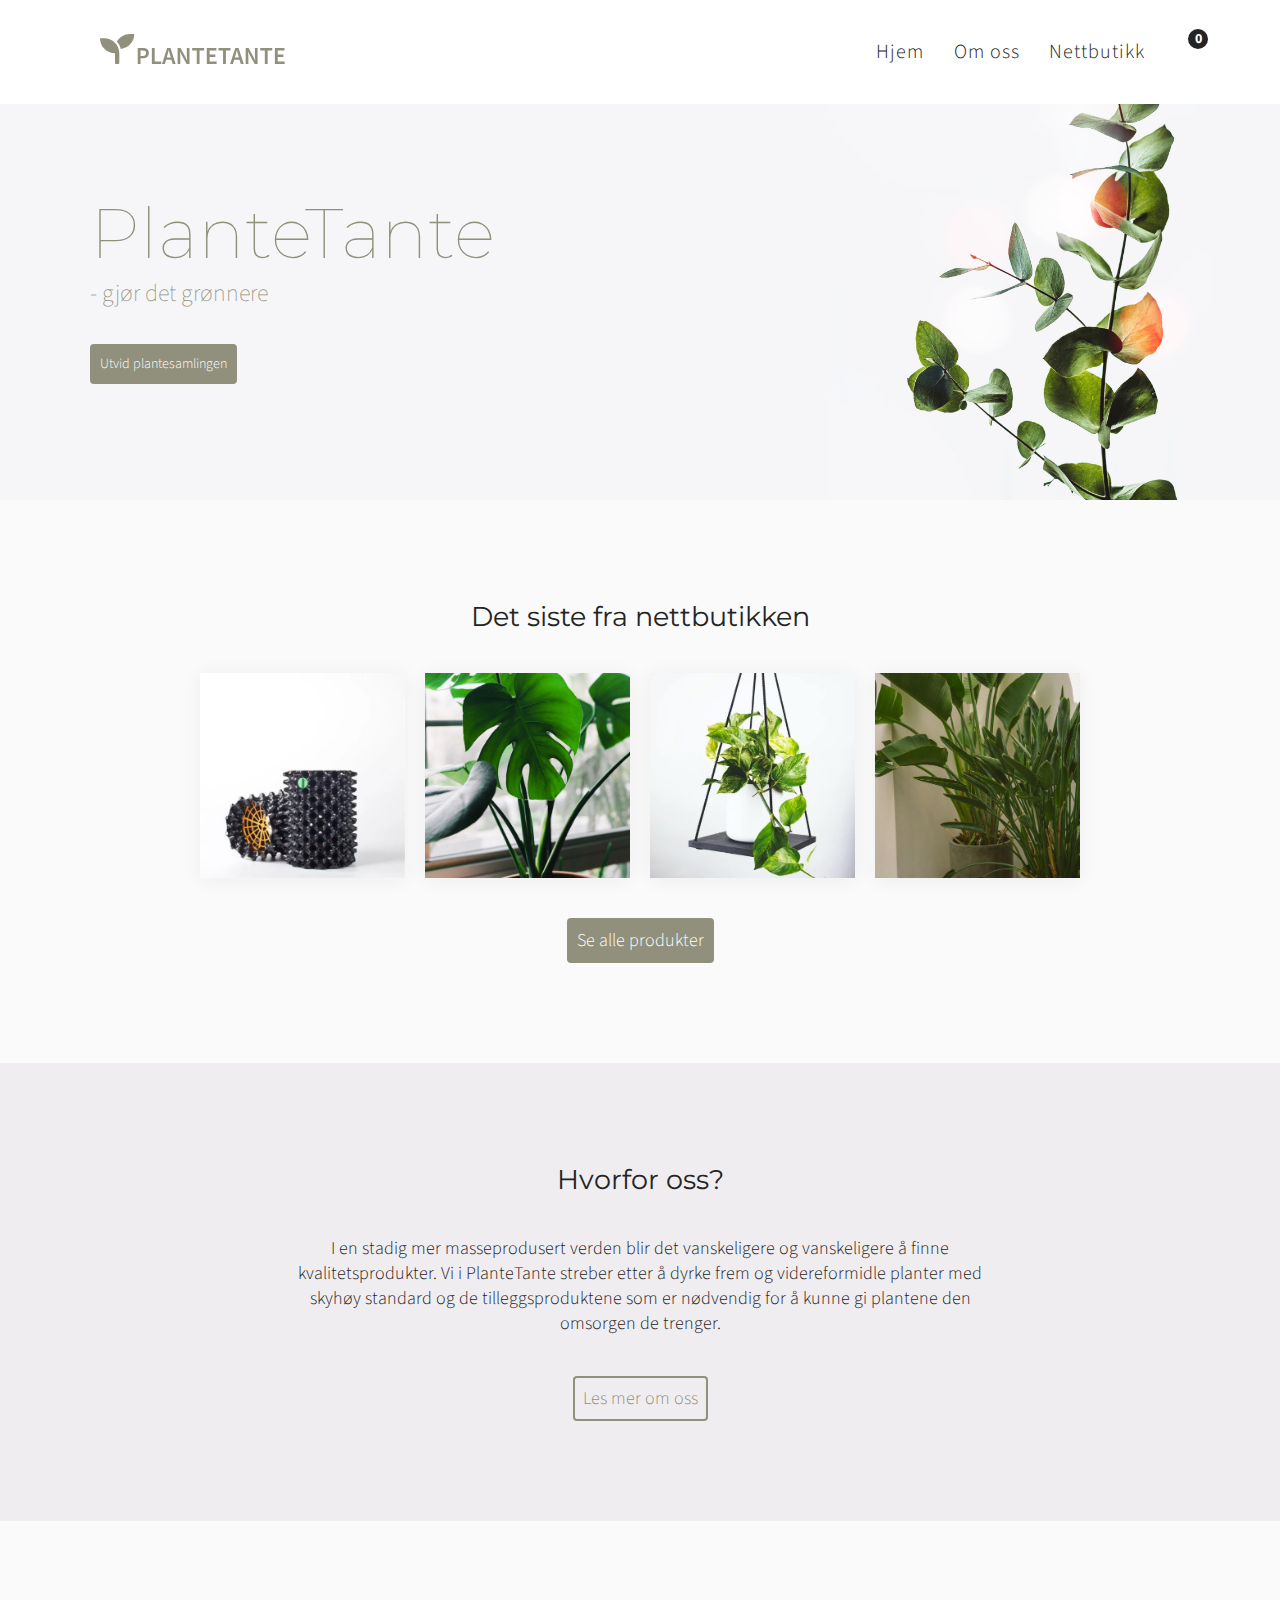
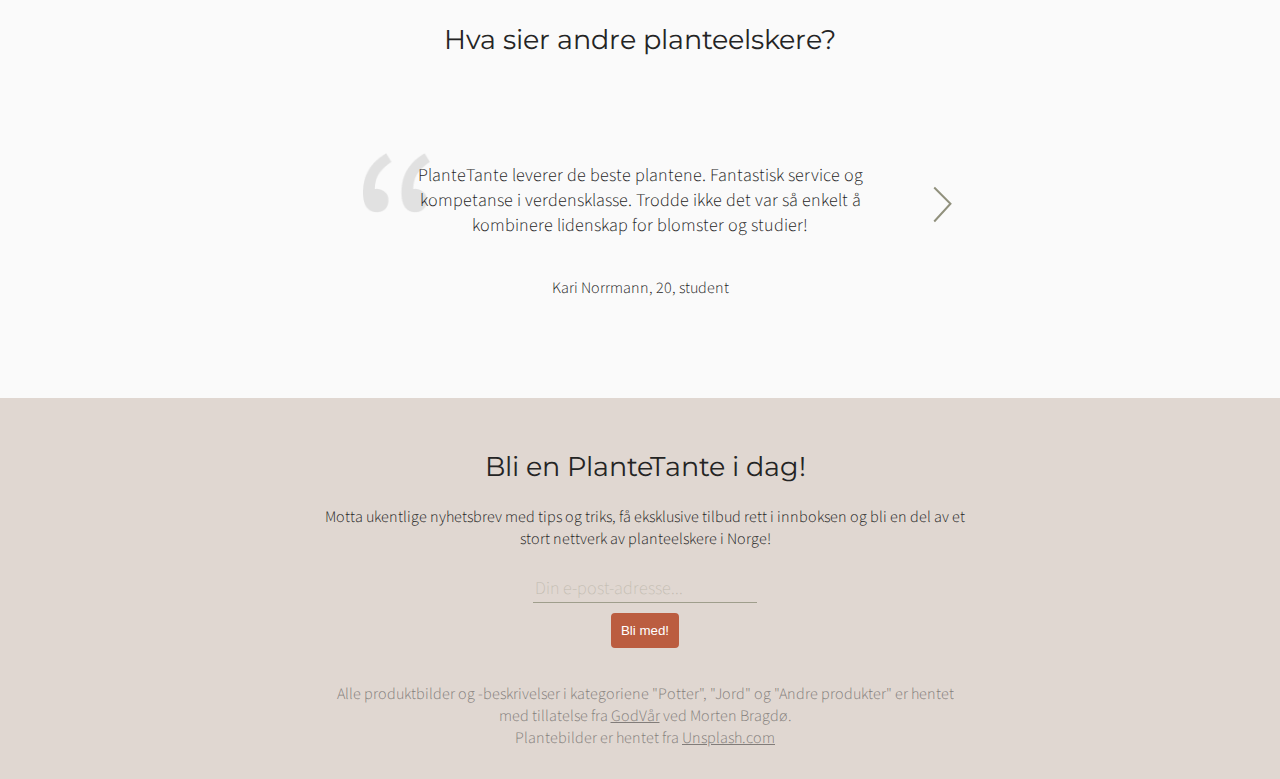
<file: index.html>
<!DOCTYPE html>
<html lang="no">
<head>
  <meta charset='utf-8'/>
  <meta http-equiv='X-UA-Compatible' content='IE=edge'/>
  <title>Gruppe 8</title>
  <meta name='viewport' content='width=device-width, initial-scale=1'/>

  <!-- Stylesheet -->
  <link rel='stylesheet' type='text/css' media='screen' href='Documents/style.css'/>

  <!-- Favicons -->
  <link rel="apple-touch-icon" sizes="180x180" href="/apple-touch-icon.png">
  <link rel="icon" type="image/png" sizes="32x32" href="img/fav/favicon-32x32.png">
  <link rel="icon" type="image/png" sizes="16x16" href="img/fav/favicon-16x16.png">
  <link href="https://fonts.googleapis.com/css2?family=Montserrat:ital,wght@0,100;0,200;0,300;0,400;0,500;0,600;0,700;0,800;0,900;1,100;1,200;1,300;1,400;1,500;1,600;1,700;1,800;1,900&display=swap" rel="stylesheet">
  <link href="https://fonts.googleapis.com/css2?family=Source+Sans+Pro:ital,wght@0,200;0,300;0,400;0,600;0,700;0,900;1,200;1,300;1,400;1,600;1,700;1,900&display=swap" rel="stylesheet">
  <link rel="stylesheet" href="https://cdnjs.cloudflare.com/ajax/libs/font-awesome/5.14.0/css/all.min.css" integrity="sha512-1PKOgIY59xJ8Co8+NE6FZ+LOAZKjy+KY8iq0G4B3CyeY6wYHN3yt9PW0XpSriVlkMXe40PTKnXrLnZ9+fkDaog==" crossorigin="anonymous" />
  <script>
    window.location = "hjem.html"
  </script>
</head>
  <body>
    <div class="main-grid">
      <div class="nav-wrapper">
        <div class="nav-fixed">
          <div class="nav-inner-wrapper">
            <div class="nav">
              <h2>Gruppe 8</h2>
              <ul class="nav-list">
                <li>
                  <a class="nav-link" href="Documents/P1_requirements_8.html">P1 Kriterier</a>
                </li>
                <li>
                  <a class="nav-link" href="Documents/P2_design_8.html">P2 Design</a>
                </li>
                <li><a class="nav-link" href="Documents/P3_endringer_8.html">P3 Endringer</a></li>
                <li><a class="nav-link" href="Documents/P4_testing_8.html">P4 Testing</a></li>
              </ul>
            </div>
          </div>
        </div>
      </div>

      <div class="content-wrapper">
        <div class="container">
          <header class="header">
            <h1 class="h1-title">IT2805 Prosjekt</h1>
            <p class="subtitle">Andreas, Anna, Diana, Magnus og Vilde</p>
            <time class="date" datetime="2020-09-20">20. september 2020</time>
          </header>
          <section>
            <h2>Hei!</h2>
            <p>Velkommen til vårt prosjekt i IT2805.</p>
            <p>
              Klikk på navigasjonsbaren til venstre for å komme deg til
              innleveringen.
            </p>
          </section>
        </div>
      </div>
    </div>
  </body>
</html>
</file>
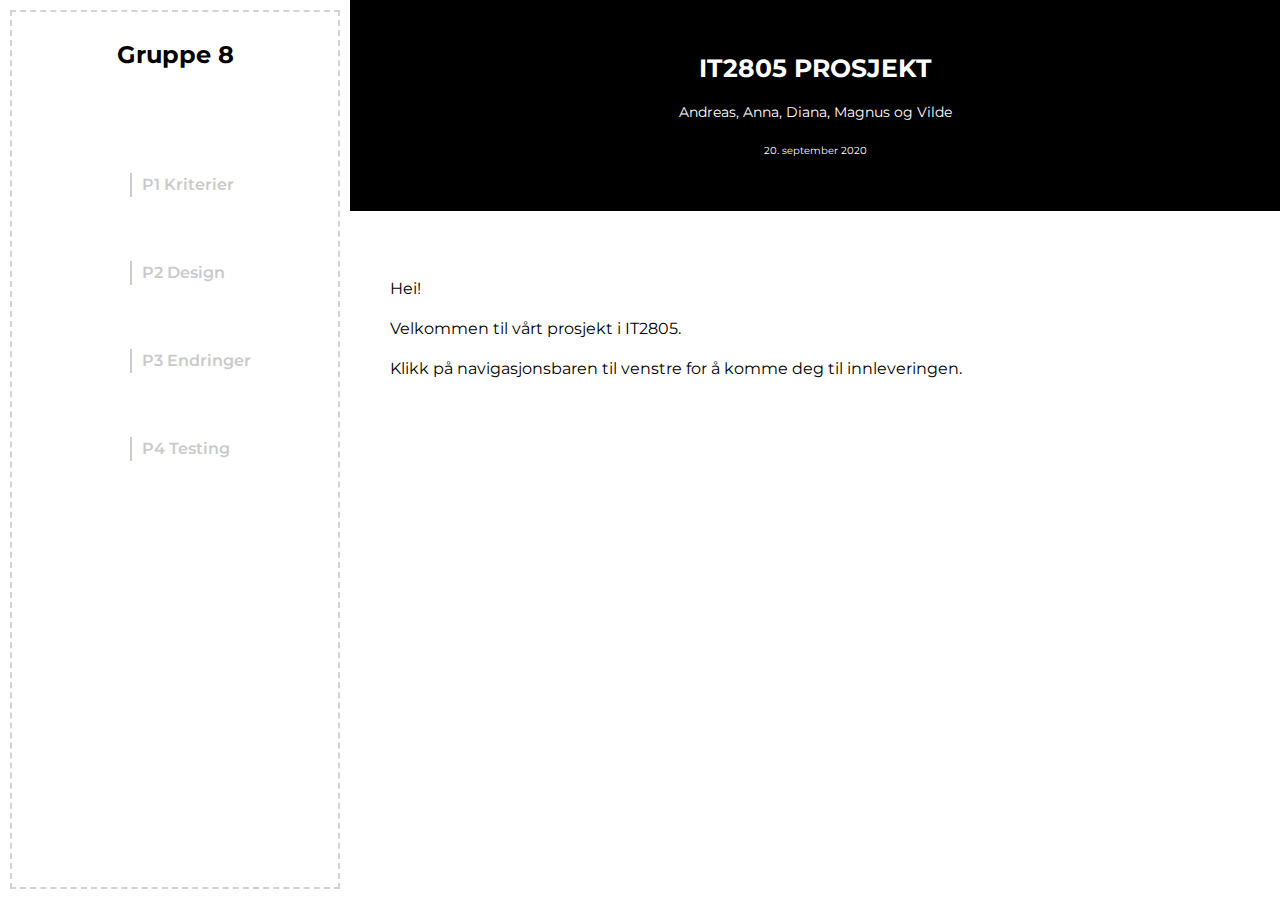
<file: Documents/index.html>
<!DOCTYPE html>
<html lang="no">
<head>
  <meta charset='utf-8'/>
  <meta http-equiv='X-UA-Compatible' content='IE=edge'/>
  <title>Gruppe 8</title>
  <meta name='viewport' content='width=device-width, initial-scale=1'/>

  <!-- Stylesheet -->
  <link rel='stylesheet' type='text/css' media='screen' href='style.css'/>

  <!-- Favicons -->
  <link rel="apple-touch-icon" sizes="180x180" href="/apple-touch-icon.png">
  <link rel="icon" type="image/png" sizes="32x32" href="img/fav/favicon-32x32.png">
  <link rel="icon" type="image/png" sizes="16x16" href="img/fav/favicon-16x16.png">
  <link href="https://fonts.googleapis.com/css2?family=Montserrat:ital,wght@0,100;0,200;0,300;0,400;0,500;0,600;0,700;0,800;0,900;1,100;1,200;1,300;1,400;1,500;1,600;1,700;1,800;1,900&display=swap" rel="stylesheet">
  <link href="https://fonts.googleapis.com/css2?family=Source+Sans+Pro:ital,wght@0,200;0,300;0,400;0,600;0,700;0,900;1,200;1,300;1,400;1,600;1,700;1,900&display=swap" rel="stylesheet">
  <link rel="stylesheet" href="https://cdnjs.cloudflare.com/ajax/libs/font-awesome/5.14.0/css/all.min.css" integrity="sha512-1PKOgIY59xJ8Co8+NE6FZ+LOAZKjy+KY8iq0G4B3CyeY6wYHN3yt9PW0XpSriVlkMXe40PTKnXrLnZ9+fkDaog==" crossorigin="anonymous" />
</head>
  <body>
    <div class="main-grid">
      <div class="nav-wrapper">
        <div class="nav-fixed">
          <div class="nav-inner-wrapper">
            <div class="nav">
              <h2>Gruppe 8</h2>
              <ul class="nav-list">
                <li>
                  <a class="nav-link" href="P1_requirements_8.html">P1 Kriterier</a>
                </li>
                <li>
                  <a class="nav-link" href="P2_design_8.html">P2 Design</a>
                </li>
                <li><a class="nav-link" href="P3_changes_8.html">P3 Endringer</a></li>
                <li><a class="nav-link" href="P4_testing_8.html">P4 Testing</a></li>
              </ul>
            </div>
          </div>
        </div>
      </div>

      <div class="content-wrapper">
        <div class="container">
          <header class="header">
            <h1 class="h1-title">IT2805 Prosjekt</h1>
            <p class="subtitle">Andreas, Anna, Diana, Magnus og Vilde</p>
            <time class="date" datetime="2020-09-20">20. september 2020</time>
          </header>
          <section>
            <p>Hei!</p>
            <p>Velkommen til vårt prosjekt i IT2805.</p>
            <p>
              Klikk på navigasjonsbaren til venstre for å komme deg til
              innleveringen.
            </p>
          </section>
        </div>
      </div>
    </div>
    <script src="main.js"></script>
  </body>
</html>
</file>
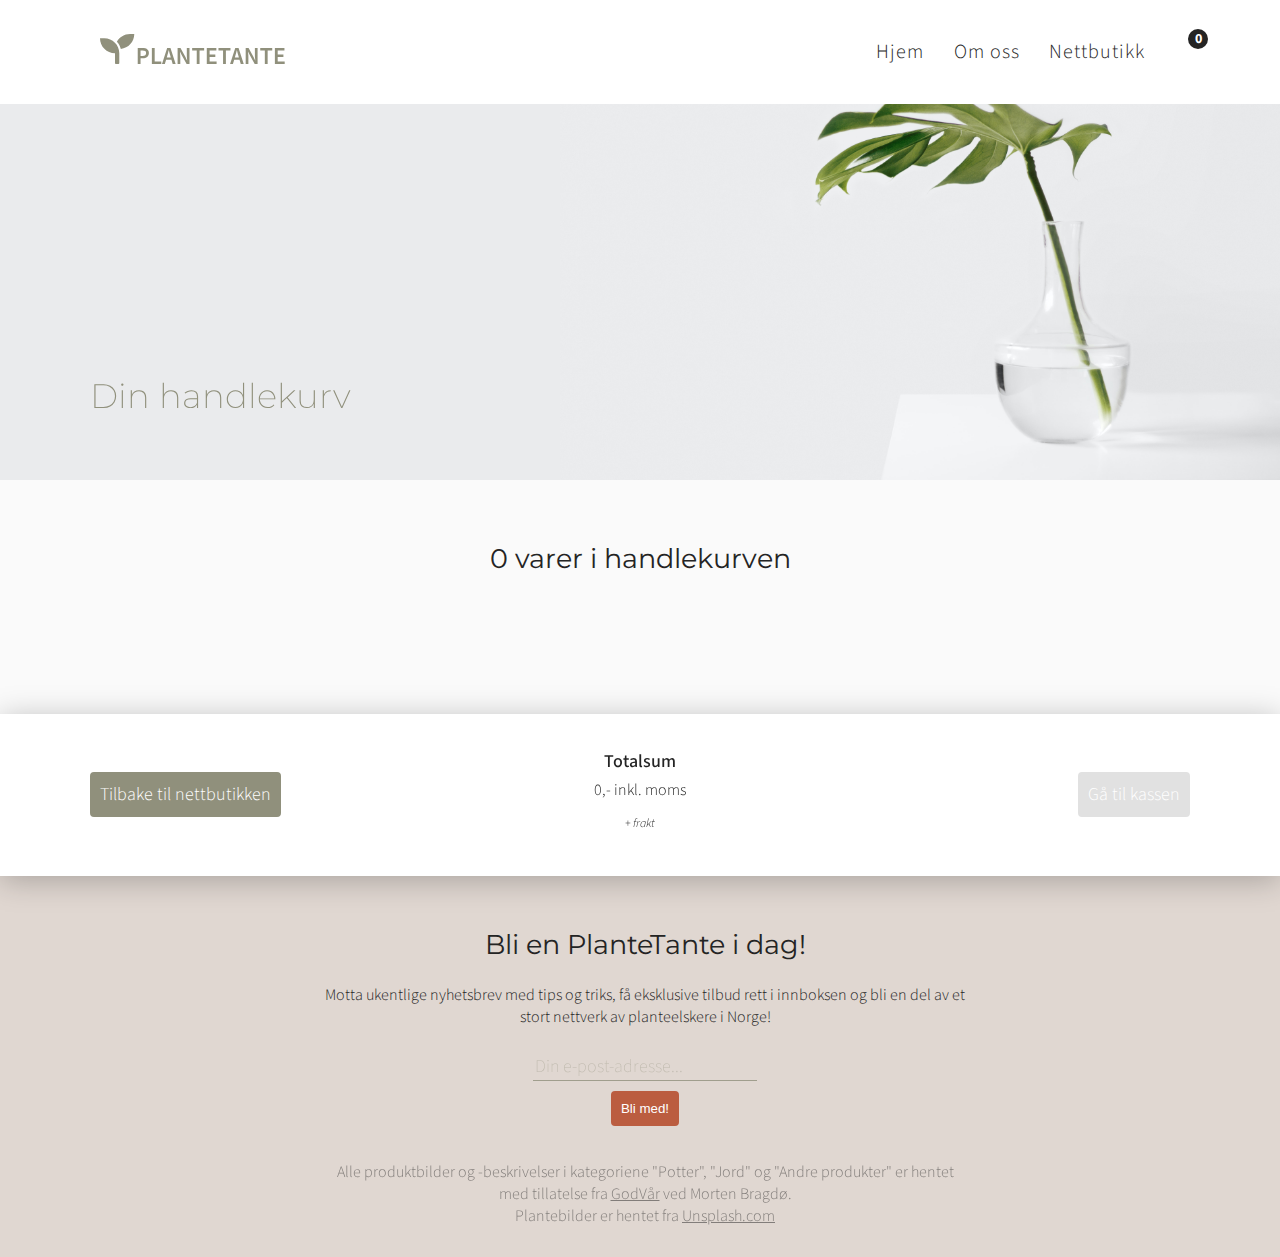
<file: handlekurv.html>
<!DOCTYPE html>
<html lang="no">

<head>
  <meta charset='utf-8' />
  <meta http-equiv='X-UA-Compatible' content='IE=edge' />
  <title>Handlekurv - PlanteTante</title>
  <meta name='viewport' content='width=device-width, initial-scale=1' />

  <!-- Stylesheet -->
  <link rel="stylesheet" type="text/css" media="screen" href="css/style.css" />

  <!--Favicons-->
  <link rel="icon" type="image/png" sizes="32x32" href="img/fav/favicon-32x32.png" />
  <link rel="icon" type="image/png" sizes="16x16" href="img/fav/favicon-16x16.png" />
  <link
    href="https://fonts.googleapis.com/css2?family=Montserrat:ital,wght@0,100;0,200;0,300;0,400;0,500;0,600;0,700;0,800;0,900;1,100;1,200;1,300;1,400;1,500;1,600;1,700;1,800;1,900&display=swap"
    rel="stylesheet" />
  <link
    href="https://fonts.googleapis.com/css2?family=Source+Sans+Pro:ital,wght@0,200;0,300;0,400;0,600;0,700;0,900;1,200;1,300;1,400;1,600;1,700;1,900&display=swap"
    rel="stylesheet" />
  <link rel="stylesheet" href="https://cdnjs.cloudflare.com/ajax/libs/font-awesome/5.14.0/css/all.min.css"
    integrity="sha512-1PKOgIY59xJ8Co8+NE6FZ+LOAZKjy+KY8iq0G4B3CyeY6wYHN3yt9PW0XpSriVlkMXe40PTKnXrLnZ9+fkDaog=="
    crossorigin="anonymous" />
</head>

<body>
  <!-- Navbar -->
  <header id="nav-header">
    <nav id="navbar"></nav>
  </header>

  <!-- Main content -->
  <div class="content">
    <section class="aa-hero-header header">
      <img src="img/aa-header-img.jpg" alt="Plante" class="aa-hero-header-img" />
      <div class="container page-header">
        <h1>Din handlekurv</h1>
      </div>
    </section>
    <!-- Produktvisning -->
    <section class="aa-handlekurv">
      <h2 id="aa-items">tittel</h2>
      <div class="aa-handlekurv-produkt container">
        <ul class="aa-hk-produkt-grid" id="aa-productlist">
          <!-- Liste over produkter -->
        </ul>
      </div>
    </section>
    <div class="aa-handlekurv-container">
      <div class="aa-handlekurv-checkout container">
        <a class="button aa-left-btn" onclick='store.redirect("nettbutikk.html")'>Tilbake til nettbutikken</a>
        <div id="aa-totalcontainer">
          <div id="aa-totalsum">Totalsum</div>
          <div id="aa-total"></div>
          <div id="aa-frakt">
            <p class="p-smallest">+ frakt</p>
          </div>
        </div>
        <div class="aa-right-btn button-deactivate-wrapper" id="checkoutBtn-wrapper">
          <a class="button" id="checkoutBtn" onclick='store.redirect("ordreoversikt.html")'>Gå til
            kassen</a>
          <div class="button-blocking"></div>
        </div>
      </div>
    </div>
  </div>
  <!--Scripts here-->
  <script src="scripts/store.js"></script>
  <script src="scripts/handlekurv.js"></script>

  <!-- Footer -->
  <footer id="footer"></footer>
  <script src="scripts/footer.js"></script>

  <!-- Navbar -->
  <script src="scripts/navbar.js"></script>
</body>

</html>
</file>
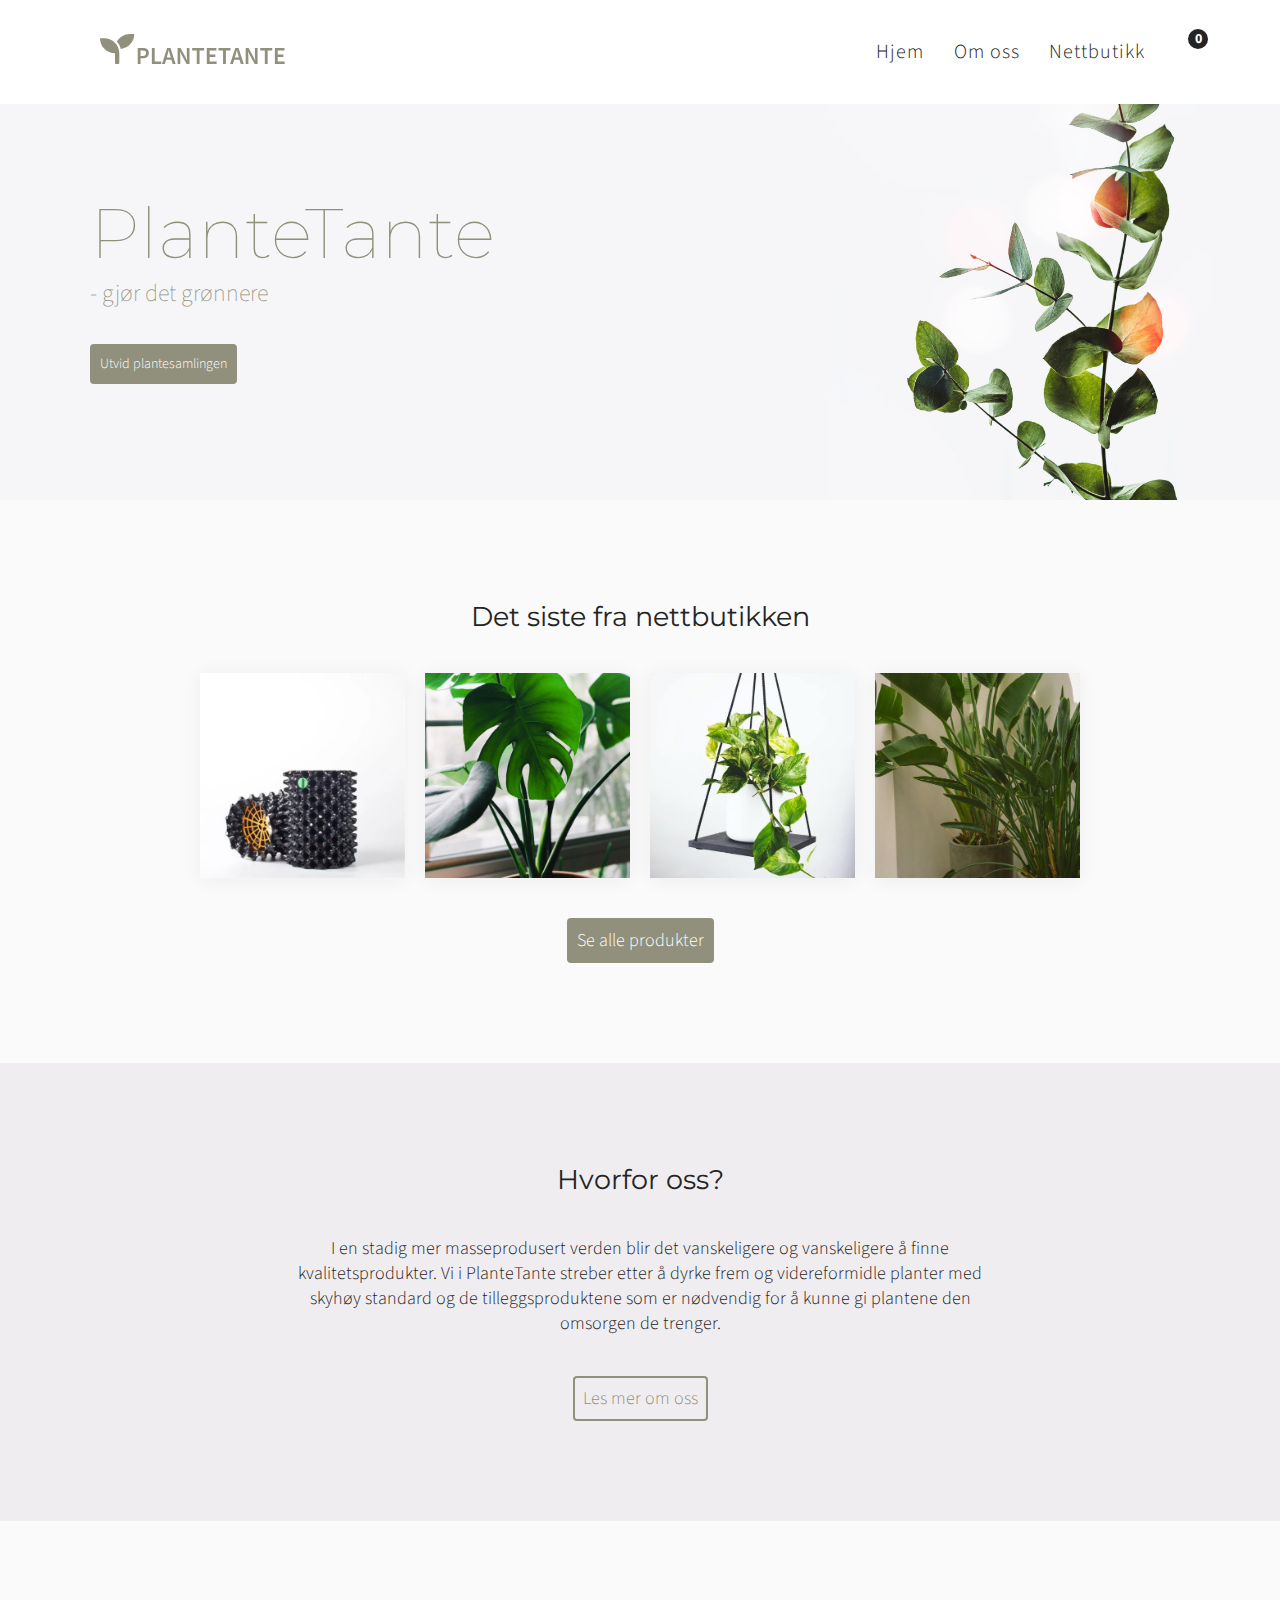
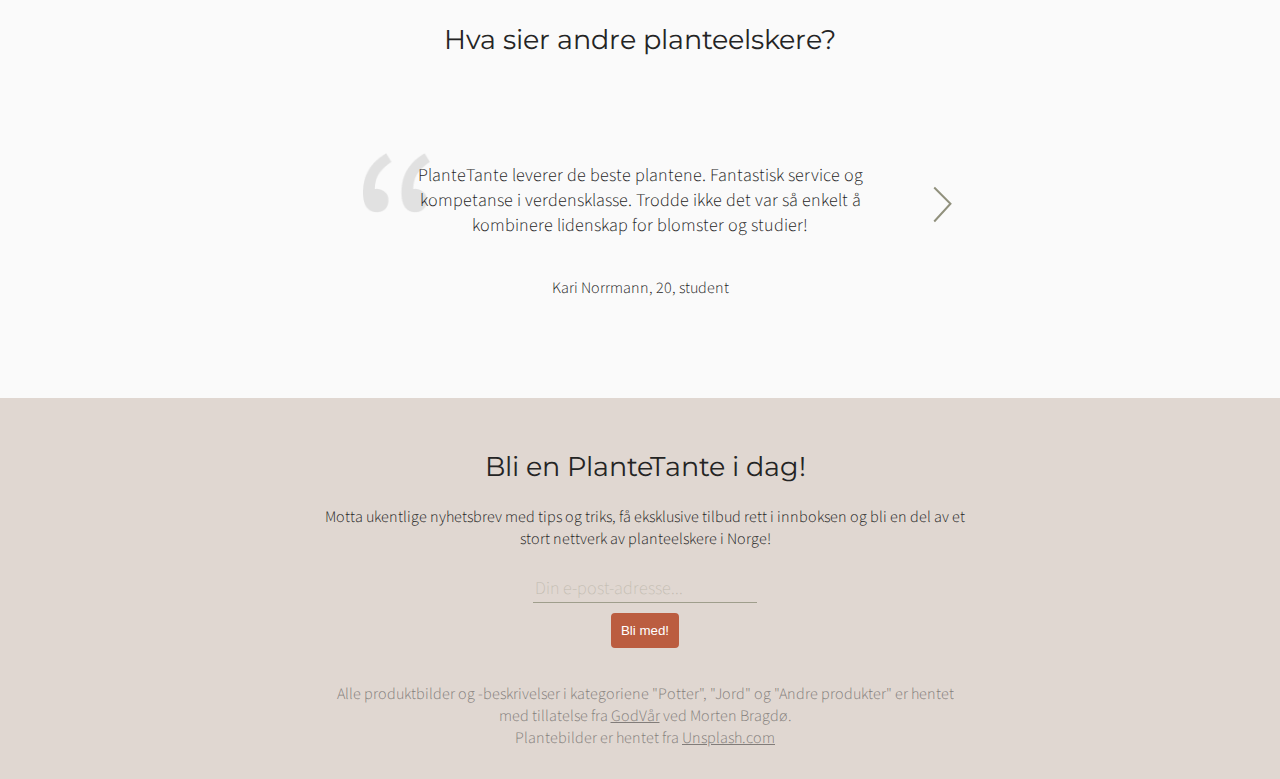
<file: hjem.html>
<!DOCTYPE html>
<html lang="no">
<head>
  <meta charset='utf-8'/>
  <meta http-equiv='X-UA-Compatible' content='IE=edge'/>
  <title>Hjem - PlanteTante</title>
  <meta name='viewport' content='width=device-width, initial-scale=1'/>

  <!-- Stylesheet -->
  <link rel='stylesheet' type='text/css' media='screen' href='css/style.css'/>

  <!-- Favicons -->
  <link rel="icon" type="image/png" sizes="32x32" href="img/fav/favicon-32x32.png">
  <link rel="icon" type="image/png" sizes="16x16" href="img/fav/favicon-16x16.png">
  <link href="https://fonts.googleapis.com/css2?family=Montserrat:ital,wght@0,100;0,200;0,300;0,400;0,500;0,600;0,700;0,800;0,900;1,100;1,200;1,300;1,400;1,500;1,600;1,700;1,800;1,900&display=swap" rel="stylesheet">
  <link href="https://fonts.googleapis.com/css2?family=Source+Sans+Pro:ital,wght@0,200;0,300;0,400;0,600;0,700;0,900;1,200;1,300;1,400;1,600;1,700;1,900&display=swap" rel="stylesheet">
  <link rel="stylesheet" href="https://cdnjs.cloudflare.com/ajax/libs/font-awesome/5.14.0/css/all.min.css" integrity="sha512-1PKOgIY59xJ8Co8+NE6FZ+LOAZKjy+KY8iq0G4B3CyeY6wYHN3yt9PW0XpSriVlkMXe40PTKnXrLnZ9+fkDaog==" crossorigin="anonymous" />
</head>
<body>
  <!-- Navbar -->
  <header id="nav-header">
    <nav id="navbar"></nav>
  </header>
  <!-- Main content -->
  <div class="content">
    <!-- Header -->
    <section class="mh-hero-header">
      <div class="container mh-hero-container">
        <div class="mh-hero-text">
          <h1 class="mh-hero-title">PlanteTante</h1>
          <div class="mh-hero-title subtitle">- gjør det grønnere</div>
          <a onclick="store.redirect('nettbutikk.html')" class="button mh-hero-button">Utvid plantesamlingen</a>
        </div>
        <img src="img/mh-header-img.jpg" alt="Plante" class="mh-hero-header-img">
      </div>
    </section>
    <!-- Det siste fra nettbutikken -->
    <section class="sec-pad-med ">
      <div class="container mh-center-vertical mh-child-marg-med">
        <h2>Det siste fra nettbutikken</h2>
        <ul class="mh-fp-products-grid" id="fp-products">
        </ul>
        <a onclick='store.redirect("nettbutikk.html")' class="button">Se alle produkter</a>
      </div>
    </section>
    <!-- Hvorfor oss -->
    <section class="sec-pad-med mh-light-sec">
      <div class="container mh-center-vertical mh-child-marg-med">
        <h2>Hvorfor oss?</h2>
        <p class="p-med">
          I en stadig mer masseprodusert verden blir det vanskeligere og vanskeligere å 
          finne kvalitetsprodukter. Vi i PlanteTante streber etter å dyrke frem og videreformidle 
          planter med skyhøy standard og de tilleggsproduktene som er nødvendig for å kunne gi 
          plantene den omsorgen de trenger. 
        </p>
        <a onclick='store.redirect("om_oss.html")' class="button inverted">Les mer om oss</a>
      </div>
    </section>
    <!-- Hva sier andre planteelskere? -->
    <section class="sec-pad-med">
      <div class="container mh-center-vertical">
        <h2>Hva sier andre planteelskere?</h2>
        <div class="slider-wrapper-container">
          <div class="btn-container">
            <a class="prevBtn">
              <img src="img/arrow-left.svg" alt="navigate left">
            </a>
          </div>
          <div class="slider-container" id="slider"></div>
          <div class="btn-container">
            <a class="nextBtn">
                <img src="img/arrow-right.svg" alt="navigate right">
            </a>
          </div>
        </div>
      </div>
    </section>
  </div>
  
  <!-- Footer -->
  <footer id="footer"></footer>

  <!-- Load scripts -->
  <script src="scripts/store.js"></script>
  <script src="scripts/footer.js"></script>
  <script src="scripts/hjem.js"></script>
  <script src="scripts/navbar.js"></script>
</body>
</html>
</file>
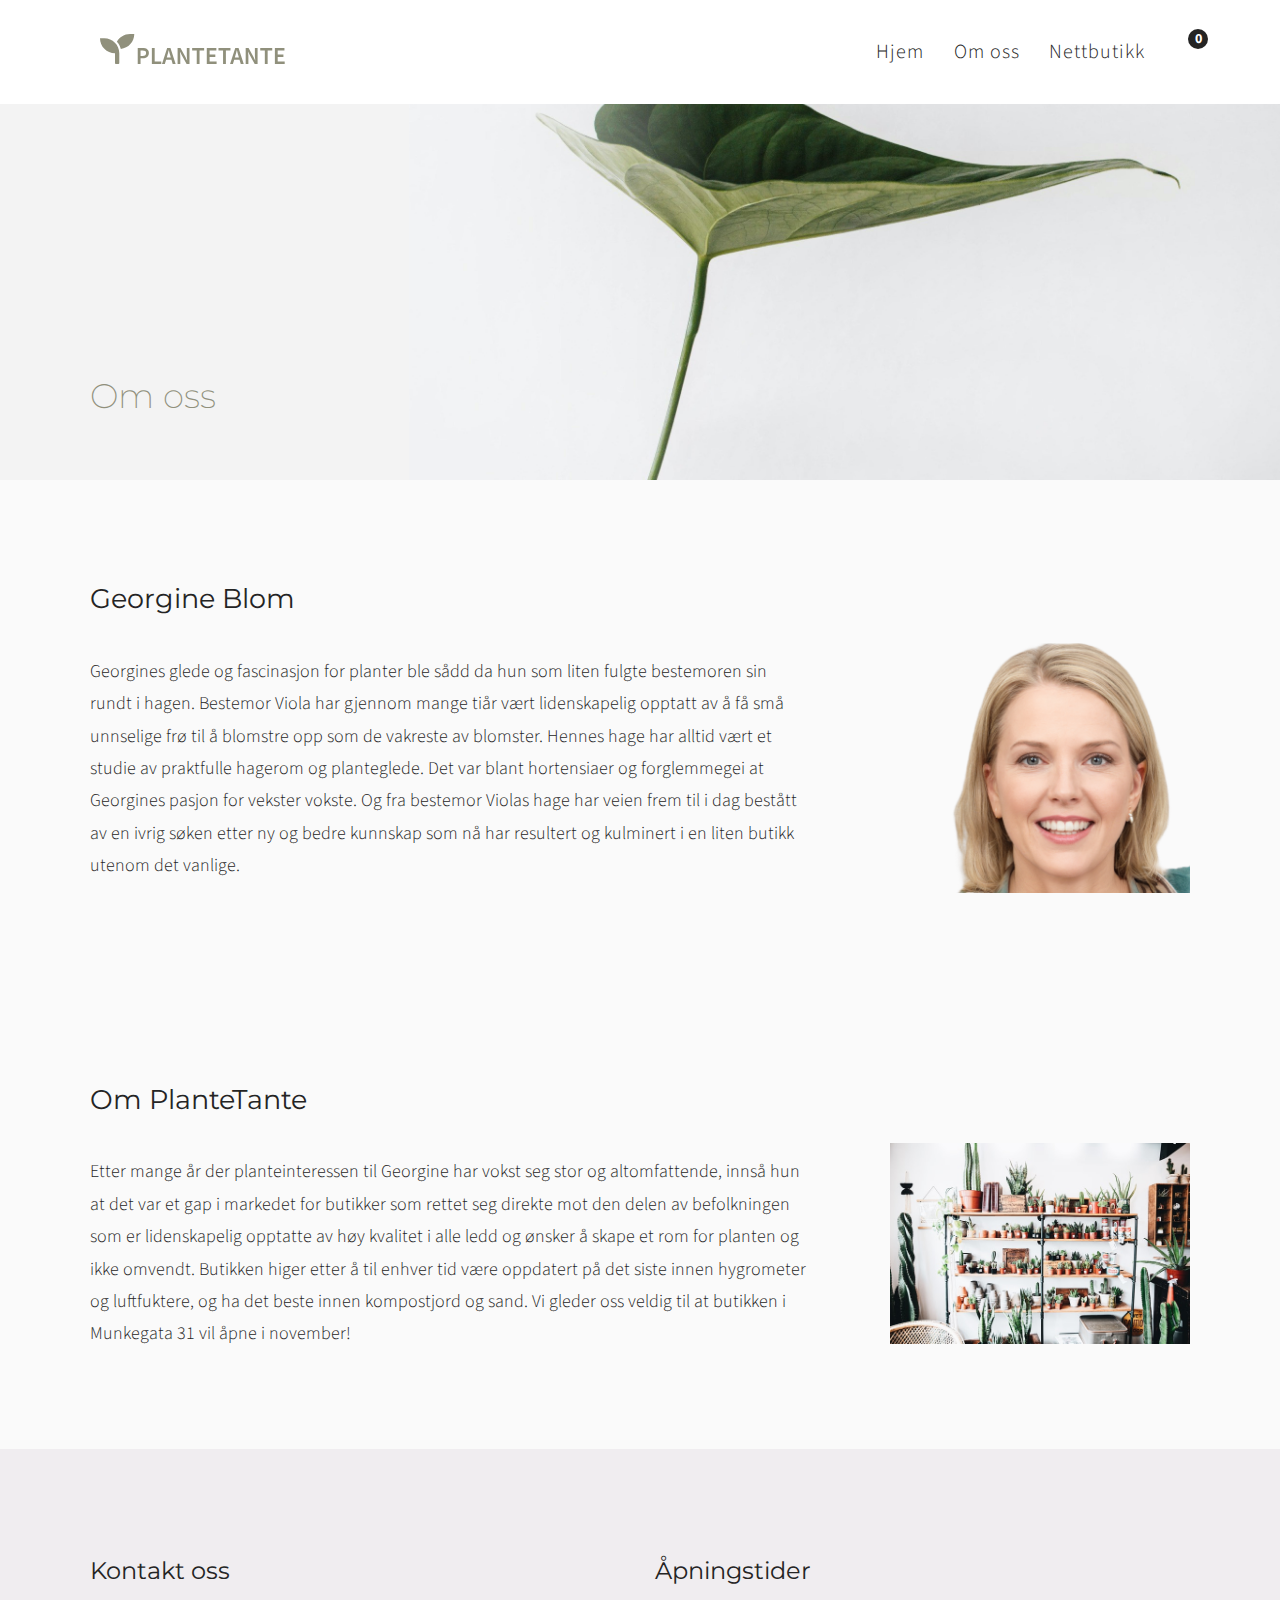
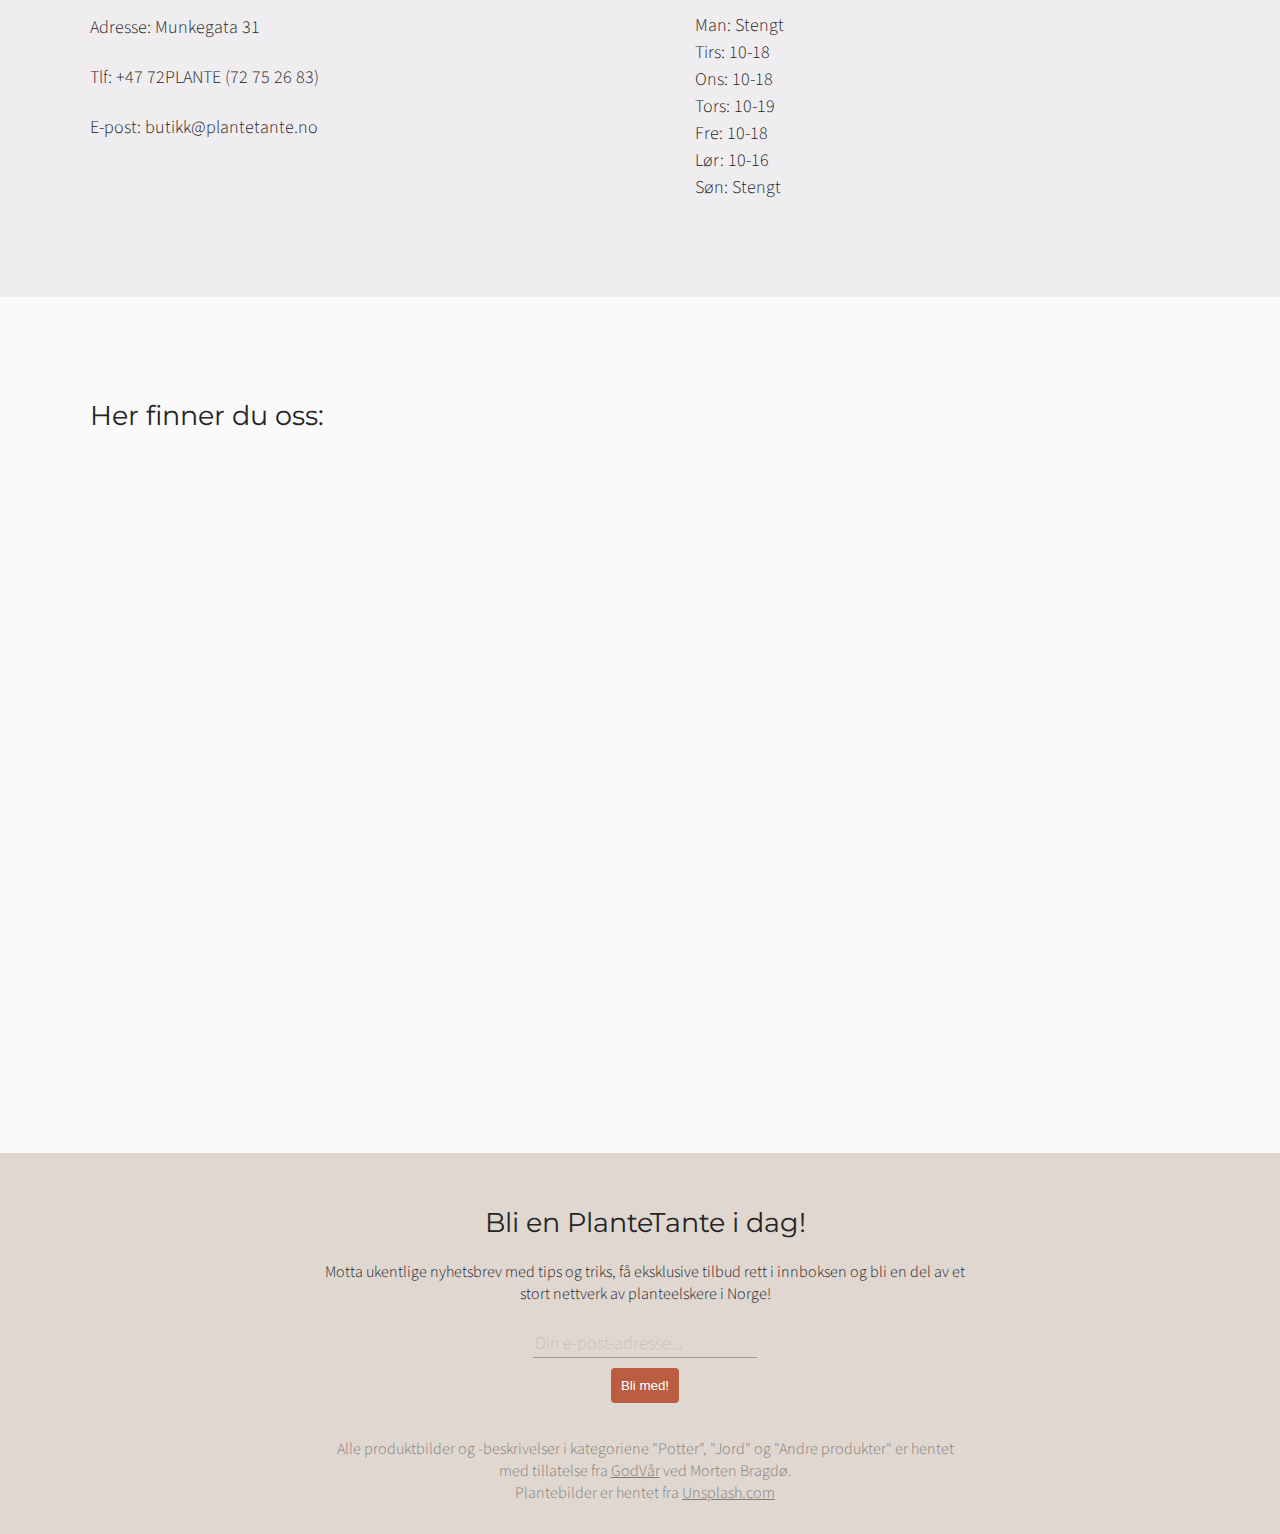
<file: om_oss.html>
<!DOCTYPE html>
<html lang="no">
<head>
  <meta charset='utf-8'/>
  <meta http-equiv='X-UA-Compatible' content='IE=edge'/>
  <title>Om oss - PlanteTante</title>
  <meta name='viewport' content='width=device-width, initial-scale=1'/>

  <!-- Stylesheet -->
  <link rel='stylesheet' type='text/css' media='screen' href='css/style.css'/>

  <!-- Favicons -->
  <link rel="icon" type="image/png" sizes="32x32" href="img/fav/favicon-32x32.png">
  <link rel="icon" type="image/png" sizes="16x16" href="img/fav/favicon-16x16.png">
  <link href="https://fonts.googleapis.com/css2?family=Montserrat:ital,wght@0,100;0,200;0,300;0,400;0,500;0,600;0,700;0,800;0,900;1,100;1,200;1,300;1,400;1,500;1,600;1,700;1,800;1,900&display=swap" rel="stylesheet">
  <link href="https://fonts.googleapis.com/css2?family=Source+Sans+Pro:ital,wght@0,200;0,300;0,400;0,600;0,700;0,900;1,200;1,300;1,400;1,600;1,700;1,900&display=swap" rel="stylesheet">
  <link rel="stylesheet" href="https://cdnjs.cloudflare.com/ajax/libs/font-awesome/5.14.0/css/all.min.css" integrity="sha512-1PKOgIY59xJ8Co8+NE6FZ+LOAZKjy+KY8iq0G4B3CyeY6wYHN3yt9PW0XpSriVlkMXe40PTKnXrLnZ9+fkDaog==" crossorigin="anonymous" />
</head>
<body>
  <!-- Navbar -->
    <header id="nav-header">
        <nav id="navbar"></nav>
    </header>

  <!-- Main content -->
<div class="content">
    <section class="v-hero-header header">
        <img src="img/v-header.jpg" alt="header plant" class="v-hero-header-img"/>
        <div class="container page-header">
            <h1>Om oss</h1>
        </div>
    </section>
    <section class="sec-pad-med" id="about1">
        <div class="container">
            <h2>Georgine Blom </h2>
            <div class="v-grid-container">
                <p class="p-med">
                    Georgines glede og fascinasjon for planter ble sådd da hun som liten 
                    fulgte bestemoren sin rundt i hagen. Bestemor Viola har gjennom mange 
                    tiår vært lidenskapelig opptatt av å få små unnselige frø til å blomstre 
                    opp som de vakreste av blomster. Hennes hage har alltid vært et studie 
                    av praktfulle hagerom og planteglede. Det var blant hortensiaer og 
                    forglemmegei at Georgines pasjon for vekster vokste. Og fra bestemor Violas hage
                    har veien frem til i dag bestått av en ivrig søken etter ny og bedre kunnskap som 
                    nå har resultert og kulminert i en liten butikk utenom det vanlige.
                </p>
                <img id="v-GeorgineBlom" src="img/v-GeorgineBlom.png" data-src="img/v-GeorgineBlom.png" alt="Bilde av Georgine Blom">
            </div>
        </div>
    </section>
    <section class="sec-pad-med" id="about2">
        <div class="container">
            <h2>Om PlanteTante</h2>
            <div class="v-grid-container">
                <p class="p-med">
                    Etter mange år der planteinteressen til Georgine har vokst seg stor 
                    og altomfattende, innså hun at det var et gap i markedet for butikker 
                    som rettet seg direkte mot den delen av befolkningen som er lidenskapelig 
                    opptatte av høy kvalitet i alle ledd og ønsker å skape et rom for planten 
                    og ikke omvendt. Butikken higer etter å til enhver tid være oppdatert på 
                    det siste innen hygrometer og luftfuktere, og ha det beste innen kompostjord 
                    og sand. Vi gleder oss veldig til at butikken i Munkegata 31 vil åpne i november!
                </p>
                <img id="v-PT_Butikk" src="img/v-butikkvegg.jpg" data-src="img/v-butikkvegg.jpg" alt="Bilde av PlanteTante-butikken">
            </div>
        </div>

    </section>
    <section class="v-kontaktOgAapning sec-pad-med" id="about3">
        <div class="container v-grid-container contact">
            <div class="v-kontakt">
                <h2>Kontakt oss</h2>
                <p class="p-med"> Adresse: Munkegata 31</p>
                <p class="p-med">Tlf: +47 72PLANTE (72 75 26 83)</p>
                <p class="p-med">E-post: butikk@plantetante.no</p>
            </div>
            <div class="v-aapningstid">
                <h2>Åpningstider</h2>
                <ul>
                    <li>Man: Stengt</li>
                    <li>Tirs: 10-18</li>
                    <li>Ons: 10-18</li>
                    <li>Tors: 10-19</li>
                    <li>Fre: 10-18</li>
                    <li>Lør: 10-16</li>
                    <li>Søn: Stengt</li>
                </ul>
            </div>
        </div>
    </section>
    <section class="sec-pad-med" id="about4">
        <div class="container">
            <h2>Her finner du oss:</h2>
            <div class="v-googlemaps">
                <iframe src="https://www.google.com/maps/embed?pb=!1m18!1m12!1m3!1d3568.9212636578045!2d10.389527580464085!3d63.43238576411087!2m3!1f0!2f0!3f0!3m2!1i1024!2i768!4f13.1!3m3!1m2!1s0x466d319b6595b6fd%3A0xc4d17e757d881c51!2sMunkegata%2031%2C%207011%20Trondheim!5e0!3m2!1sno!2sno!4v1603974546773!5m2!1sno!2sno" width="800" height="600" style="border:0;" allowfullscreen="" aria-hidden="false" tabindex="0"></iframe>
            </div>
        </div>
    </section>
  </div>

  <!-- Footer -->
  <footer id="footer"></footer>
  <script src="scripts/store.js"></script>
  <script src="scripts/lazy.js"></script>
  <script>
      const store = new Store()
      initLazy()
  </script>
  <script src="scripts/footer.js"></script>
  <script src="scripts/navbar.js"></script>
</body>
</html>
</file>
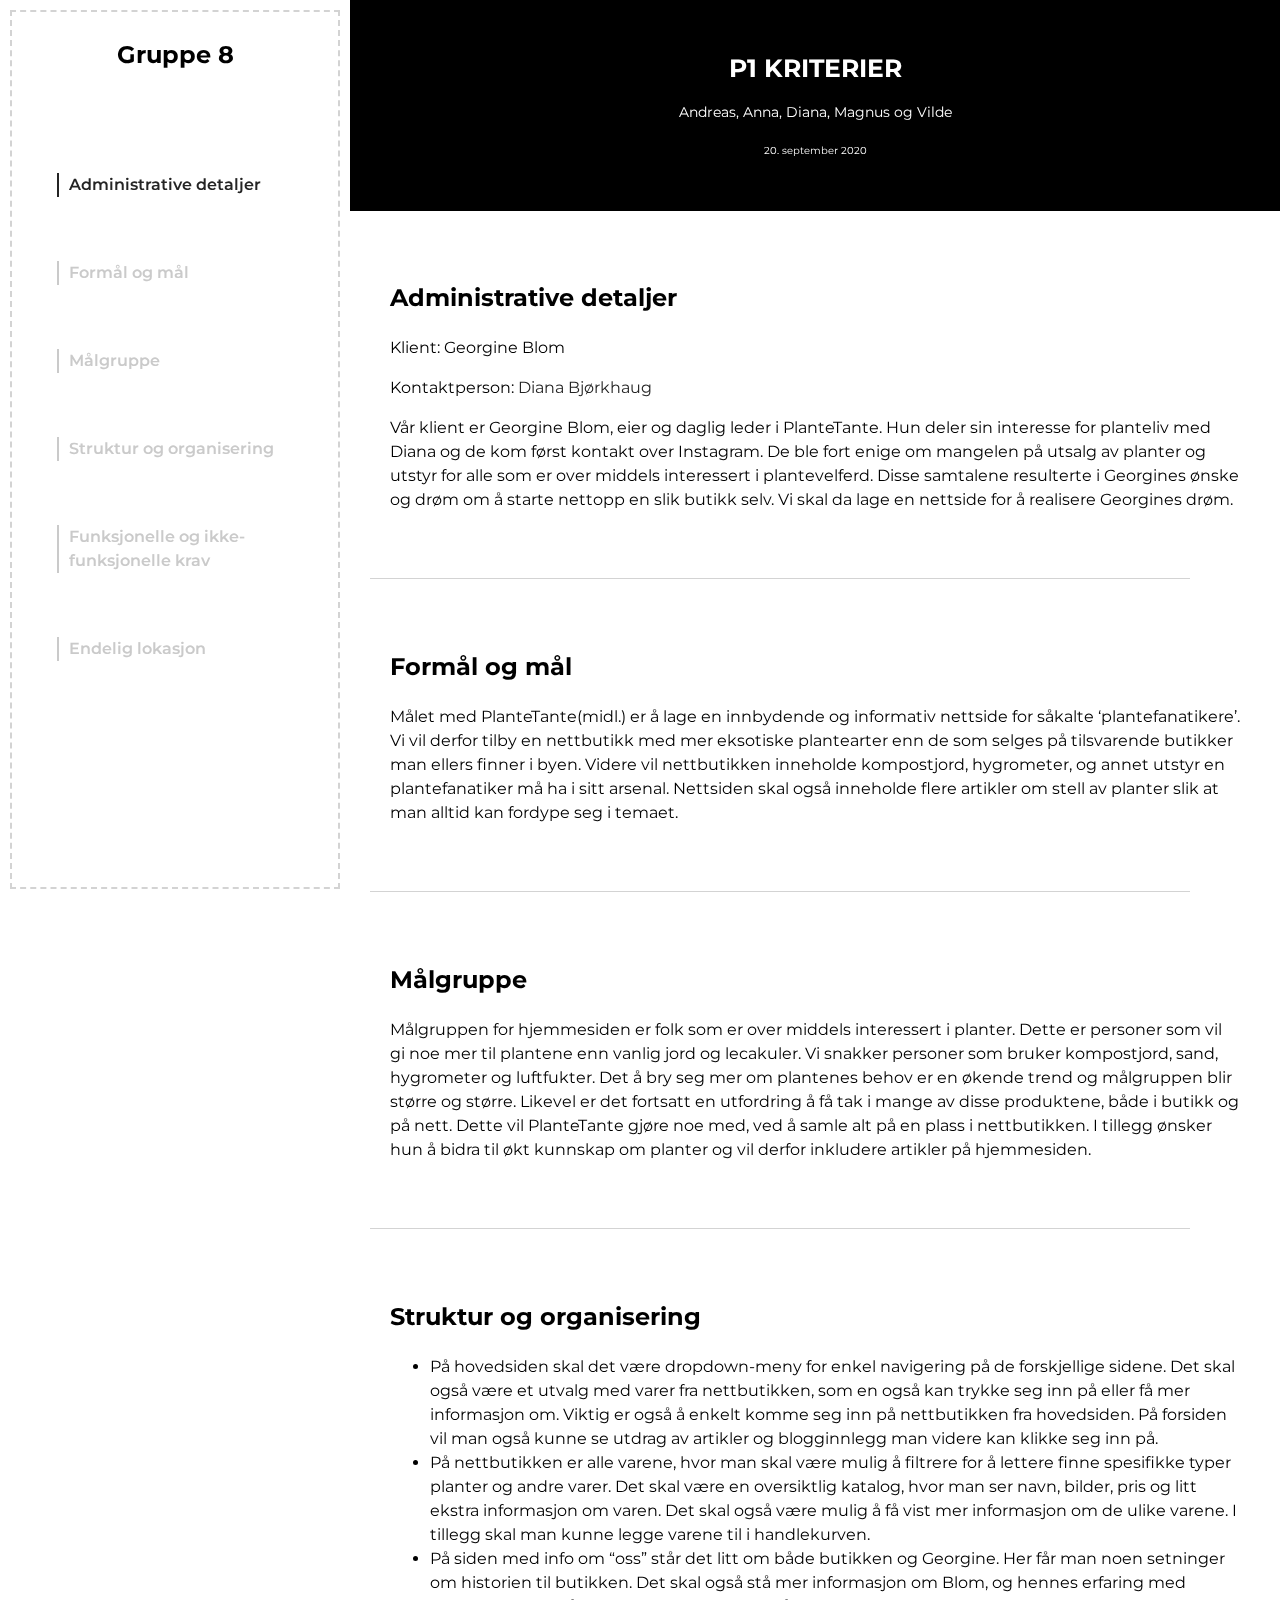
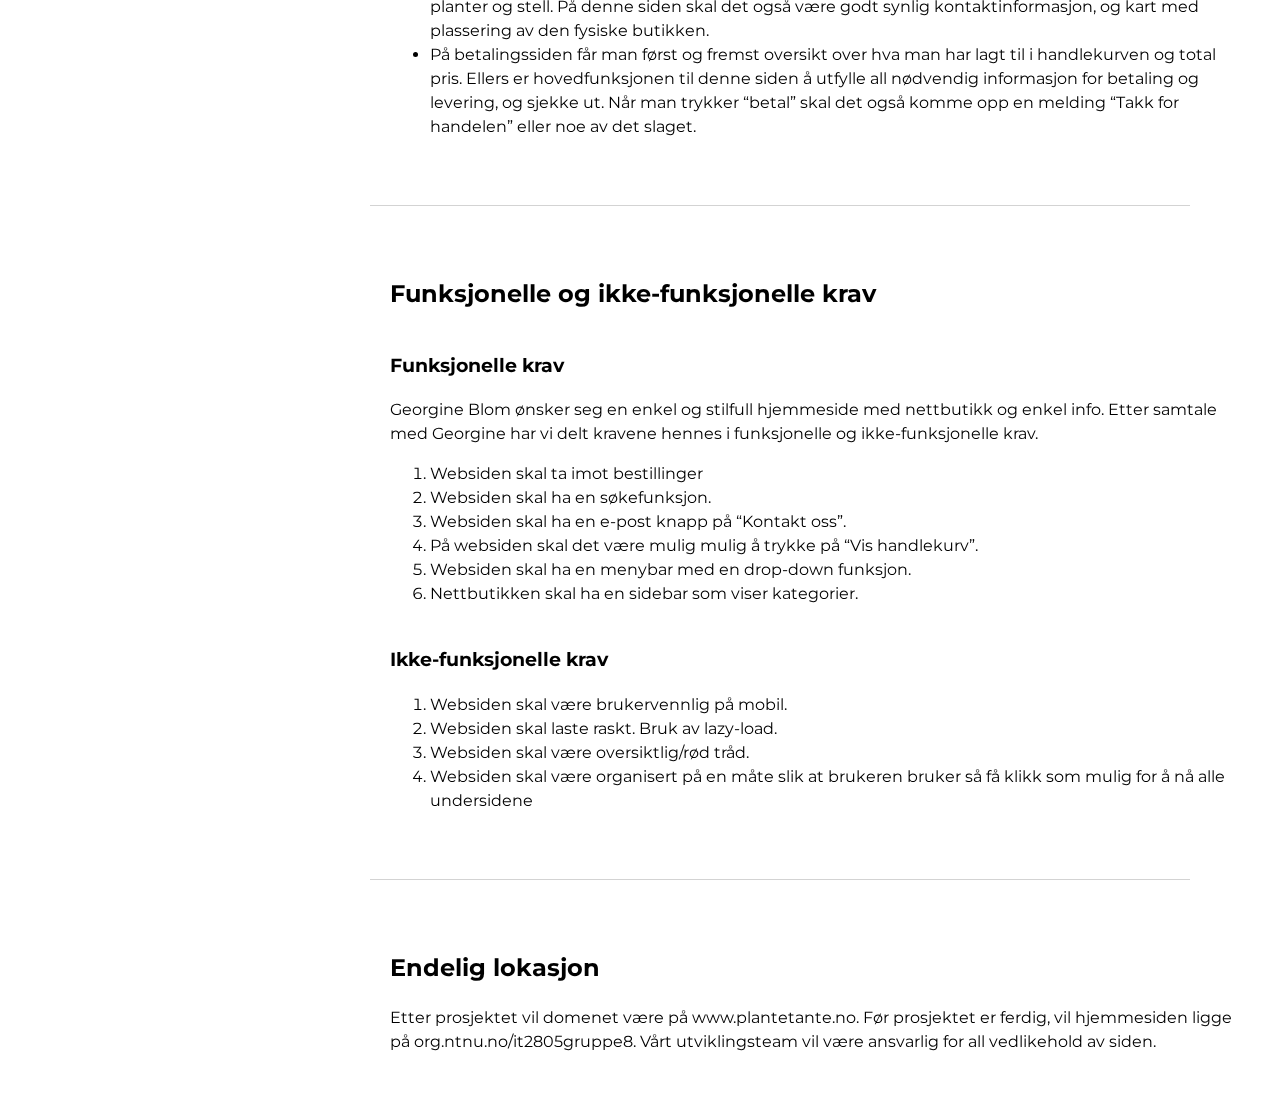
<file: Documents/P1_requirements_8.html>
<!DOCTYPE html>
<html lang="no">
  <head>
    <meta charset="utf-8" />
    <meta http-equiv="X-UA-Compatible" content="IE=edge" />
    <title>Project P1</title>
    <meta name="viewport" content="width=device-width, initial-scale=1" />
    <link rel="icon" href="img/fav/favicon-32x32.png" />
    <!-- Main CSS stylesheet -->
    <link rel="stylesheet" type="text/css" href="style.css" />
    <!-- Import Montserrat from Google Fonts -->
    <link
      href="https://fonts.googleapis.com/css2?family=Montserrat:ital,wght@0,100;0,200;0,300;0,400;0,500;0,600;0,700;0,800;0,900;1,100;1,200;1,300;1,400;1,500;1,600;1,700;1,800;1,900&display=swap"
      rel="stylesheet"
    />
  </head>
  <body>
    <div class="main-grid">
      <div class="nav-wrapper">
        <div class="nav-fixed">
          <div class="nav-inner-wrapper">
            <div class="nav">
              <h2>Gruppe 8</h2>
              <ul class="nav-list">
                <li>
                  <a class="nav-link" href="#sec1">Administrative detaljer</a>
                </li>
                <li><a class="nav-link" href="#sec2">Formål og mål</a></li>
                <li><a class="nav-link" href="#sec3">Målgruppe</a></li>
                <li>
                  <a class="nav-link" href="#sec4">Struktur og organisering</a>
                </li>
                <li>
                  <a class="nav-link" href="#sec5"
                    >Funksjonelle og ikke-funksjonelle krav</a
                  >
                </li>
                <li><a class="nav-link" href="#sec6">Endelig lokasjon</a></li>
              </ul>
            </div>
          </div>
        </div>
      </div>

      <div class="content-wrapper">
        <div class="container">
          <header class="header">
            <h1 class="h1-title">P1 Kriterier</h1>
            <p class="subtitle">Andreas, Anna, Diana, Magnus og Vilde</p>
            <time class="date" datetime="2020-09-20">20. september 2020</time>
          </header>
          <section class="section" id="sec1">
            <h2>Administrative detaljer</h2>
            <p>Klient: Georgine Blom</p>
            <p>
              Kontaktperson:
              <a title="Send mail" href="mailto:dgbjorkh@stud.ntnu.no"
                >Diana Bjørkhaug</a
              >
            </p>
            <p>
              Vår klient er Georgine Blom, eier og daglig leder i PlanteTante.
              Hun deler sin interesse for planteliv med Diana og de kom først
              kontakt over Instagram. De ble fort enige om mangelen på utsalg av
              planter og utstyr for alle som er over middels interessert i
              plantevelferd. Disse samtalene resulterte i Georgines ønske og
              drøm om å starte nettopp en slik butikk selv. Vi skal da lage en
              nettside for å realisere Georgines drøm.
            </p>
          </section>
          <hr />
          <section class="section" id="sec2">
            <h2>Formål og mål</h2>
            <p>
              Målet med PlanteTante(midl.) er å lage en innbydende og informativ
              nettside for såkalte ‘plantefanatikere’. Vi vil derfor tilby en
              nettbutikk med mer eksotiske plantearter enn de som selges på
              tilsvarende butikker man ellers finner i byen. Videre vil
              nettbutikken inneholde kompostjord, hygrometer, og annet utstyr en
              plantefanatiker må ha i sitt arsenal. Nettsiden skal også
              inneholde flere artikler om stell av planter slik at man alltid
              kan fordype seg i temaet.
            </p>
          </section>
          <hr />
          <section class="section" id="sec3">
            <h2>Målgruppe</h2>
            <p>
              Målgruppen for hjemmesiden er folk som er over middels interessert
              i planter. Dette er personer som vil gi noe mer til plantene enn
              vanlig jord og lecakuler. Vi snakker personer som bruker
              kompostjord, sand, hygrometer og luftfukter. Det å bry seg mer om
              plantenes behov er en økende trend og målgruppen blir større og
              større. Likevel er det fortsatt en utfordring å få tak i mange av
              disse produktene, både i butikk og på nett. Dette vil PlanteTante
              gjøre noe med, ved å samle alt på en plass i nettbutikken. I
              tillegg ønsker hun å bidra til økt kunnskap om planter og vil
              derfor inkludere artikler på hjemmesiden.
            </p>
          </section>
          <hr />
          <section class="section" id="sec4">
            <h2>Struktur og organisering</h2>
            <ul>
              <li>
                På hovedsiden skal det være dropdown-meny for enkel navigering
                på de forskjellige sidene. Det skal også være et utvalg med
                varer fra nettbutikken, som en også kan trykke seg inn på eller
                få mer informasjon om. Viktig er også å enkelt komme seg inn på
                nettbutikken fra hovedsiden. På forsiden vil man også kunne se
                utdrag av artikler og blogginnlegg man videre kan klikke seg inn
                på.
              </li>
              <li>
                På nettbutikken er alle varene, hvor man skal være mulig å
                filtrere for å lettere finne spesifikke typer planter og andre
                varer. Det skal være en oversiktlig katalog, hvor man ser navn,
                bilder, pris og litt ekstra informasjon om varen. Det skal også
                være mulig å få vist mer informasjon om de ulike varene. I
                tillegg skal man kunne legge varene til i handlekurven.
              </li>
              <li>
                På siden med info om “oss” står det litt om både butikken og
                Georgine. Her får man noen setninger om historien til butikken.
                Det skal også stå mer informasjon om Blom, og hennes erfaring
                med planter og stell. På denne siden skal det også være godt
                synlig kontaktinformasjon, og kart med plassering av den fysiske
                butikken.
              </li>
              <li>
                På betalingssiden får man først og fremst oversikt over hva man
                har lagt til i handlekurven og total pris. Ellers er
                hovedfunksjonen til denne siden å utfylle all nødvendig
                informasjon for betaling og levering, og sjekke ut. Når man
                trykker “betal” skal det også komme opp en melding “Takk for
                handelen” eller noe av det slaget.
              </li>
            </ul>
          </section>
          <hr />
          <section class="section" id="sec5">
            <h2>Funksjonelle og ikke-funksjonelle krav</h2>
            <h3>Funksjonelle krav</h3>
            <p>
              Georgine Blom ønsker seg en enkel og stilfull hjemmeside med
              nettbutikk og enkel info. Etter samtale med Georgine har vi delt
              kravene hennes i funksjonelle og ikke-funksjonelle krav.
            </p>
            <ol>
              <li>Websiden skal ta imot bestillinger</li>
              <li>Websiden skal ha en søkefunksjon.</li>
              <li>Websiden skal ha en e-post knapp på “Kontakt oss”.</li>
              <li>
                På websiden skal det være mulig mulig å trykke på “Vis
                handlekurv”.
              </li>
              <li>Websiden skal ha en menybar med en drop-down funksjon.</li>
              <li>Nettbutikken skal ha en sidebar som viser kategorier.</li>
            </ol>
            <h3>Ikke-funksjonelle krav</h3>
            <ol>
              <li>Websiden skal være brukervennlig på mobil.</li>
              <li>Websiden skal laste raskt. Bruk av lazy-load.</li>
              <li>Websiden skal være oversiktlig/rød tråd.</li>
              <li>
                Websiden skal være organisert på en måte slik at brukeren bruker
                så få klikk som mulig for å nå alle undersidene
              </li>
            </ol>
          </section>
          <hr />
          <section class="section" id="sec6">
            <h2>Endelig lokasjon</h2>
            <p>
              Etter prosjektet vil domenet være på www.plantetante.no. Før
              prosjektet er ferdig, vil hjemmesiden ligge på
              org.ntnu.no/it2805gruppe8. Vårt utviklingsteam vil være ansvarlig
              for all vedlikehold av siden.
            </p>
          </section>
        </div>
      </div>
    </div>
    <script src="main.js"></script>
  </body>
</html>
</file>
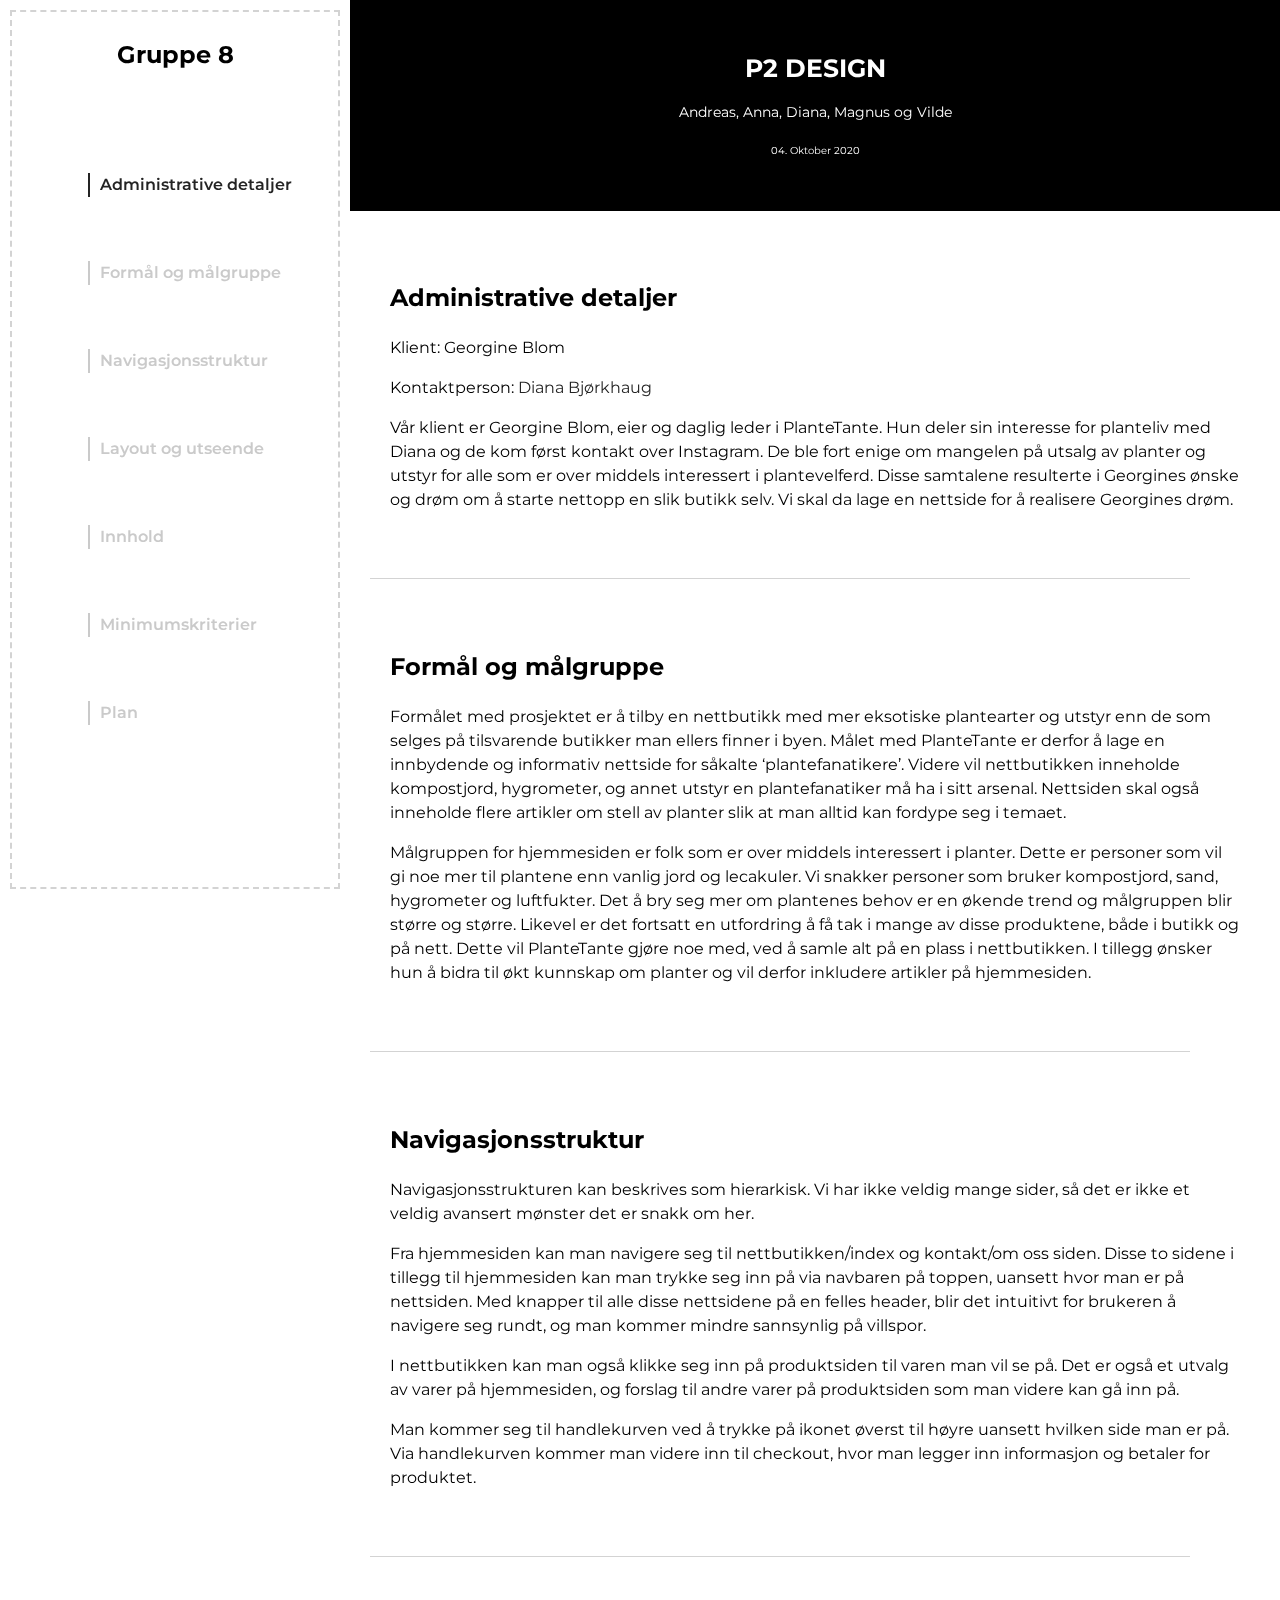
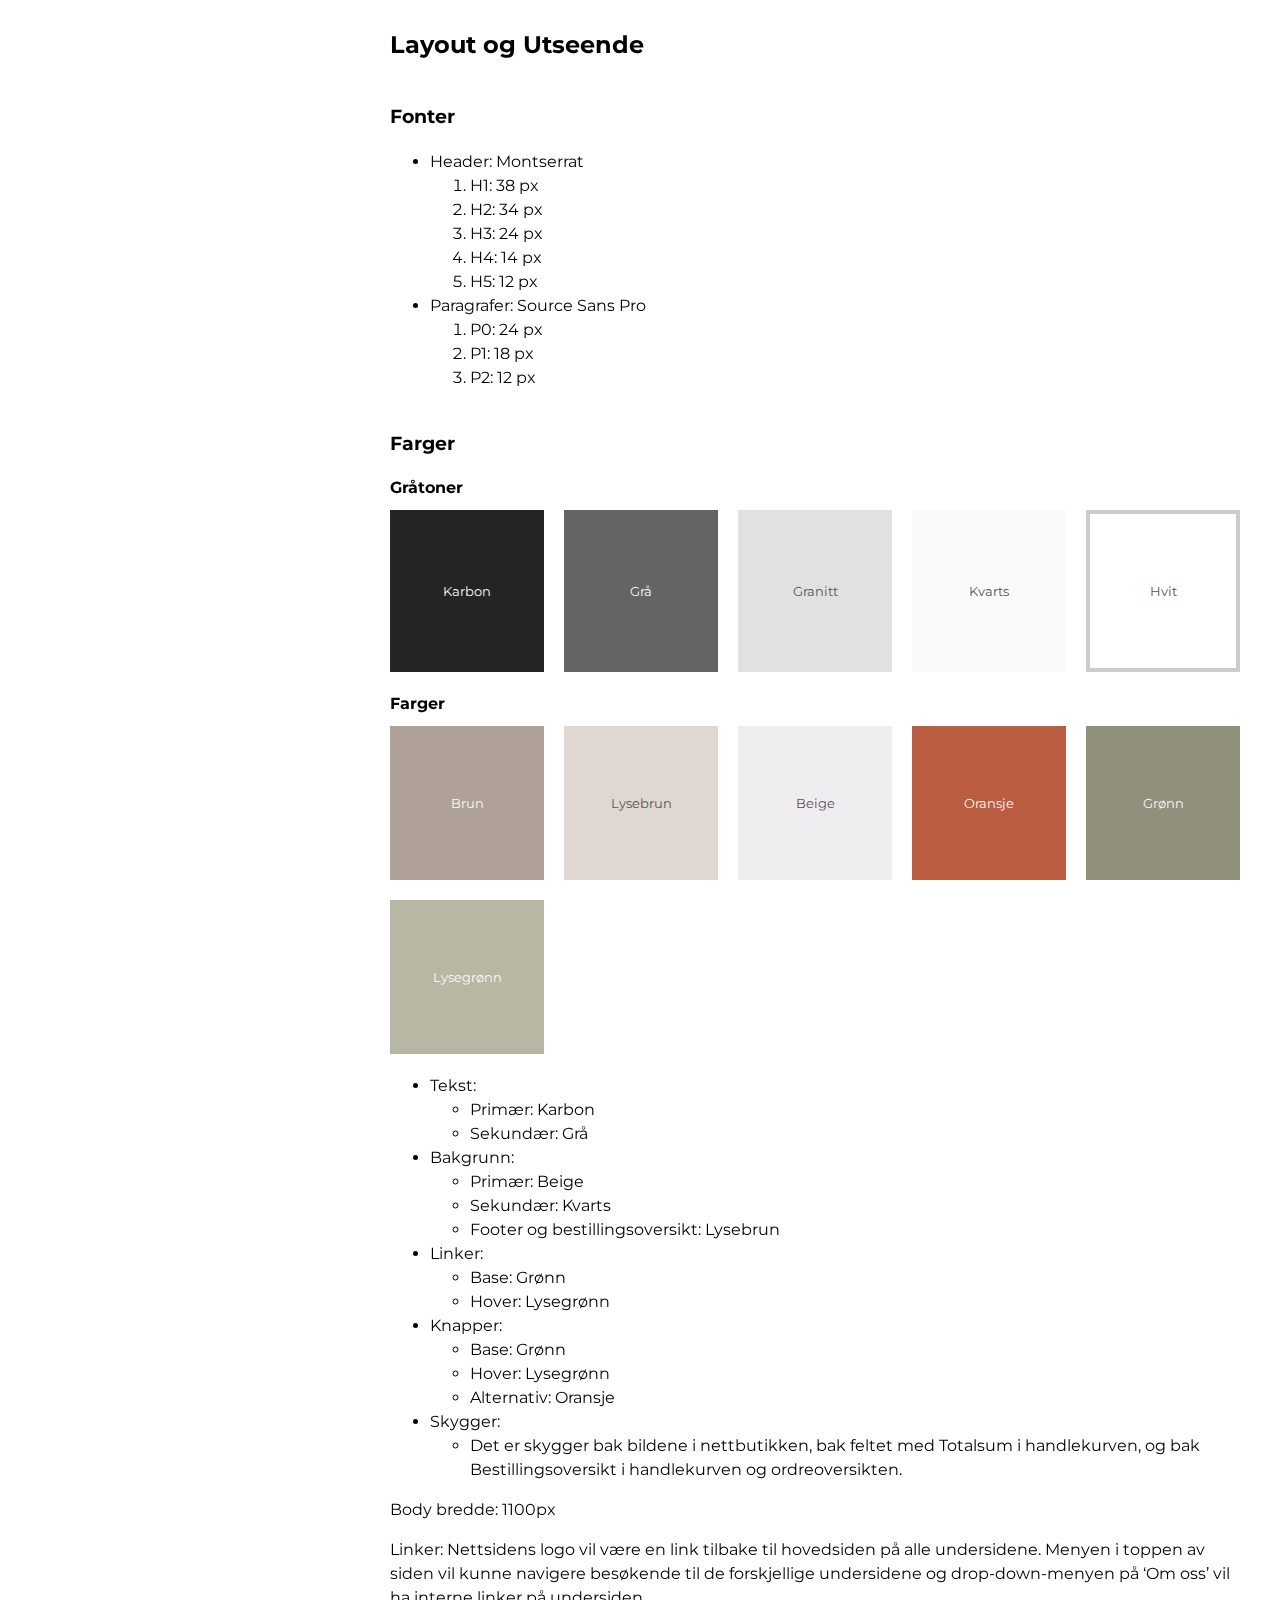
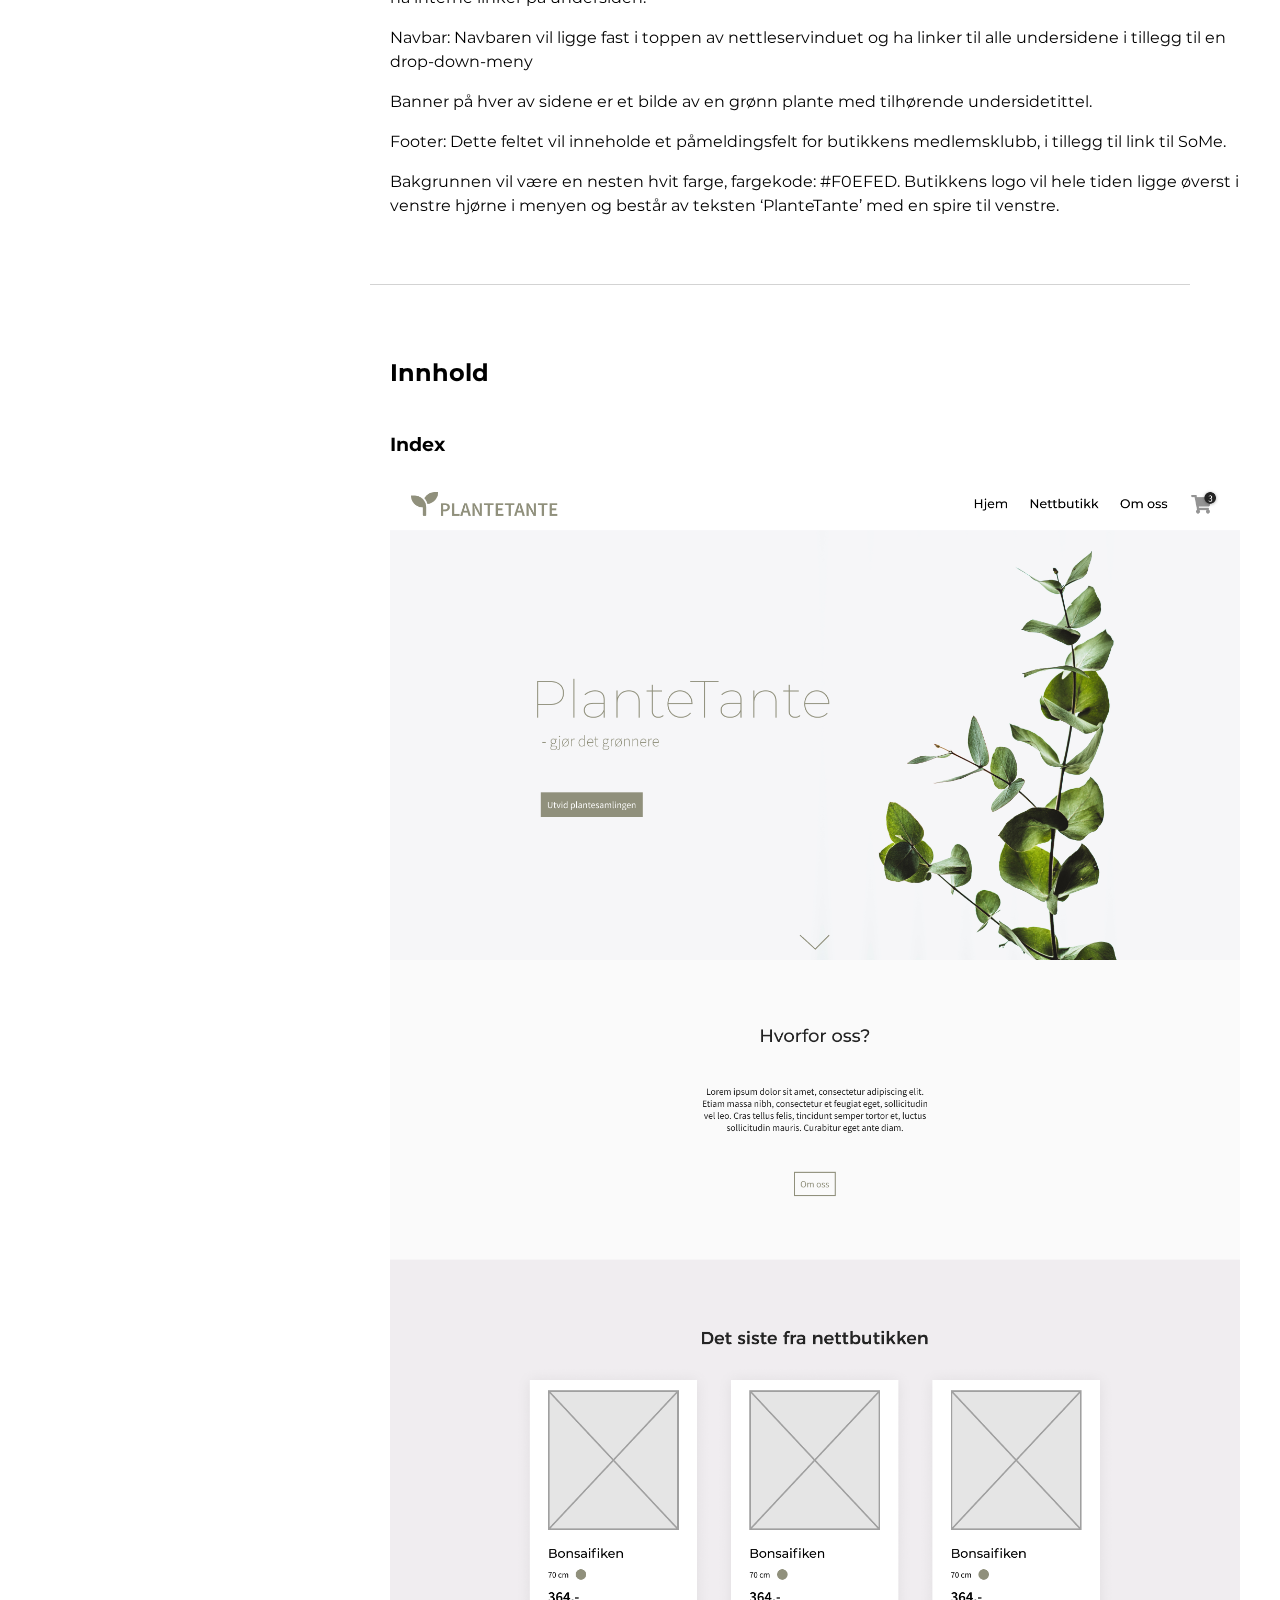
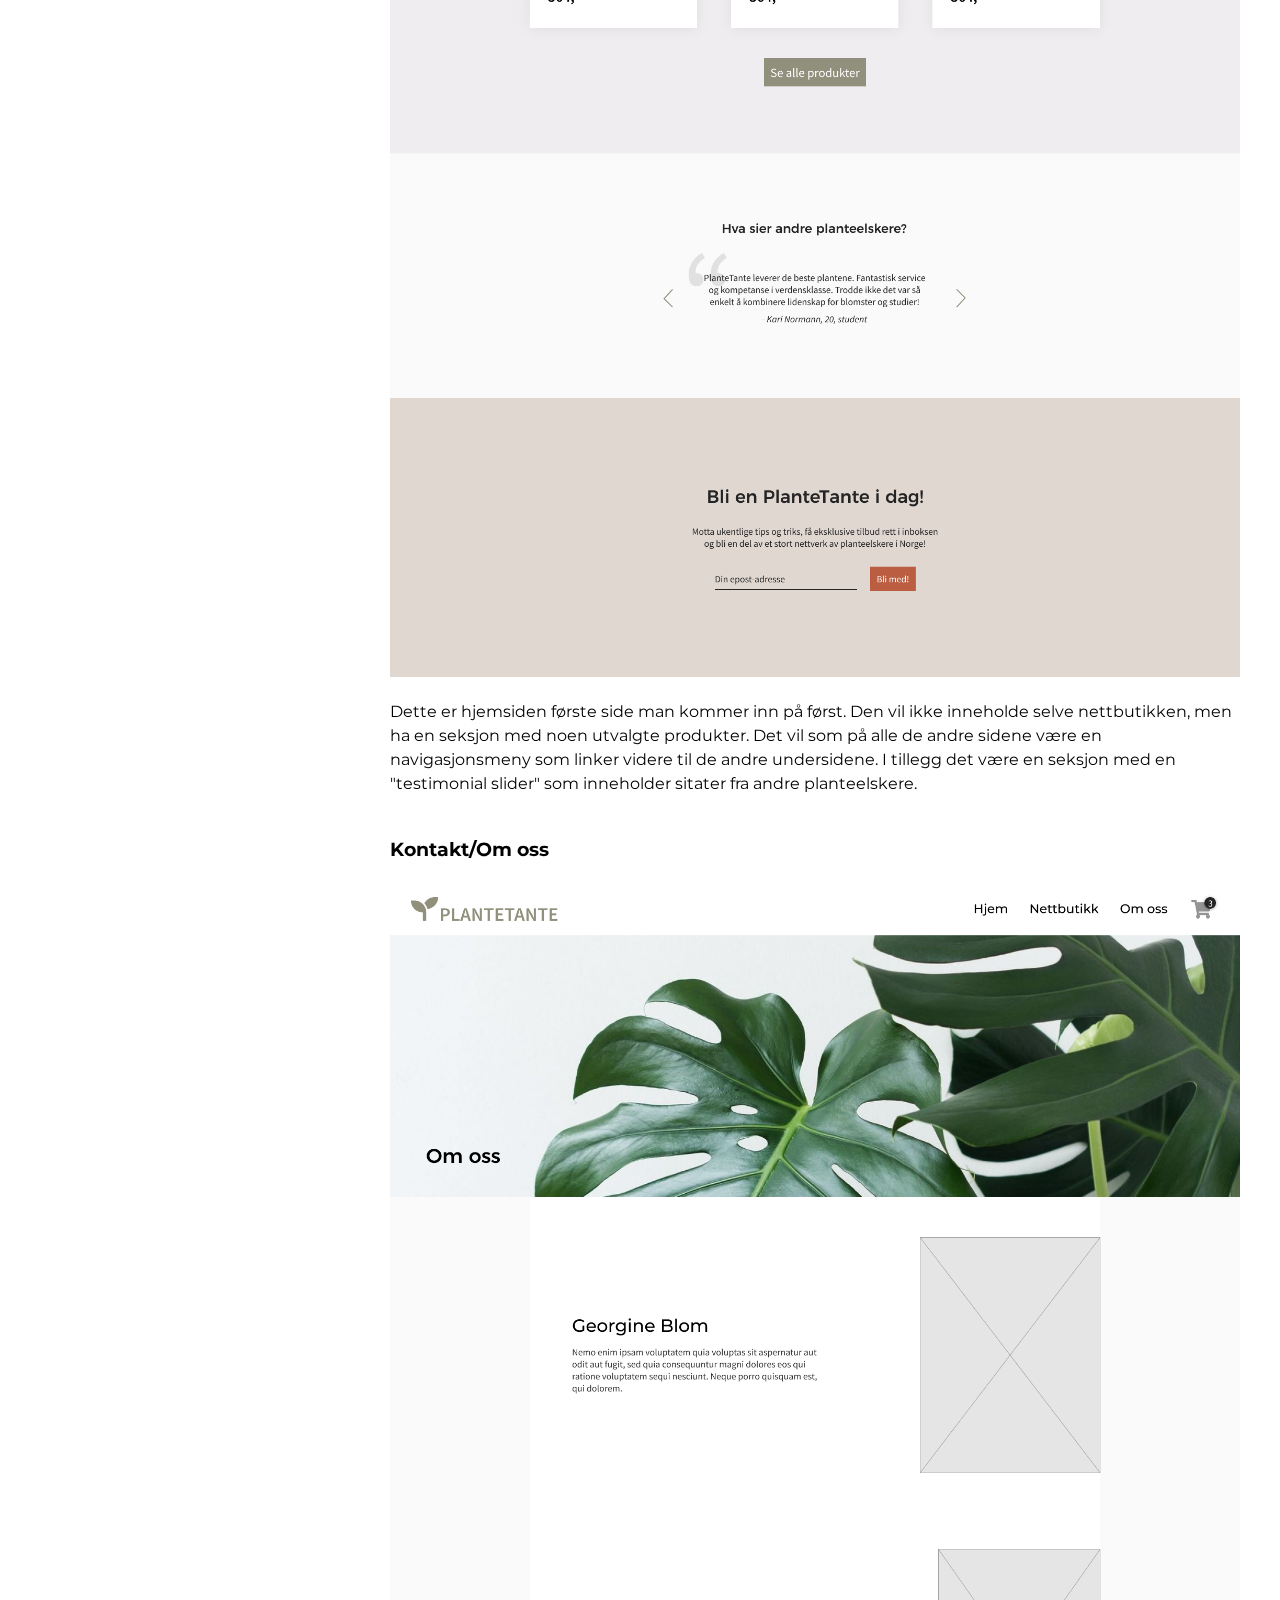
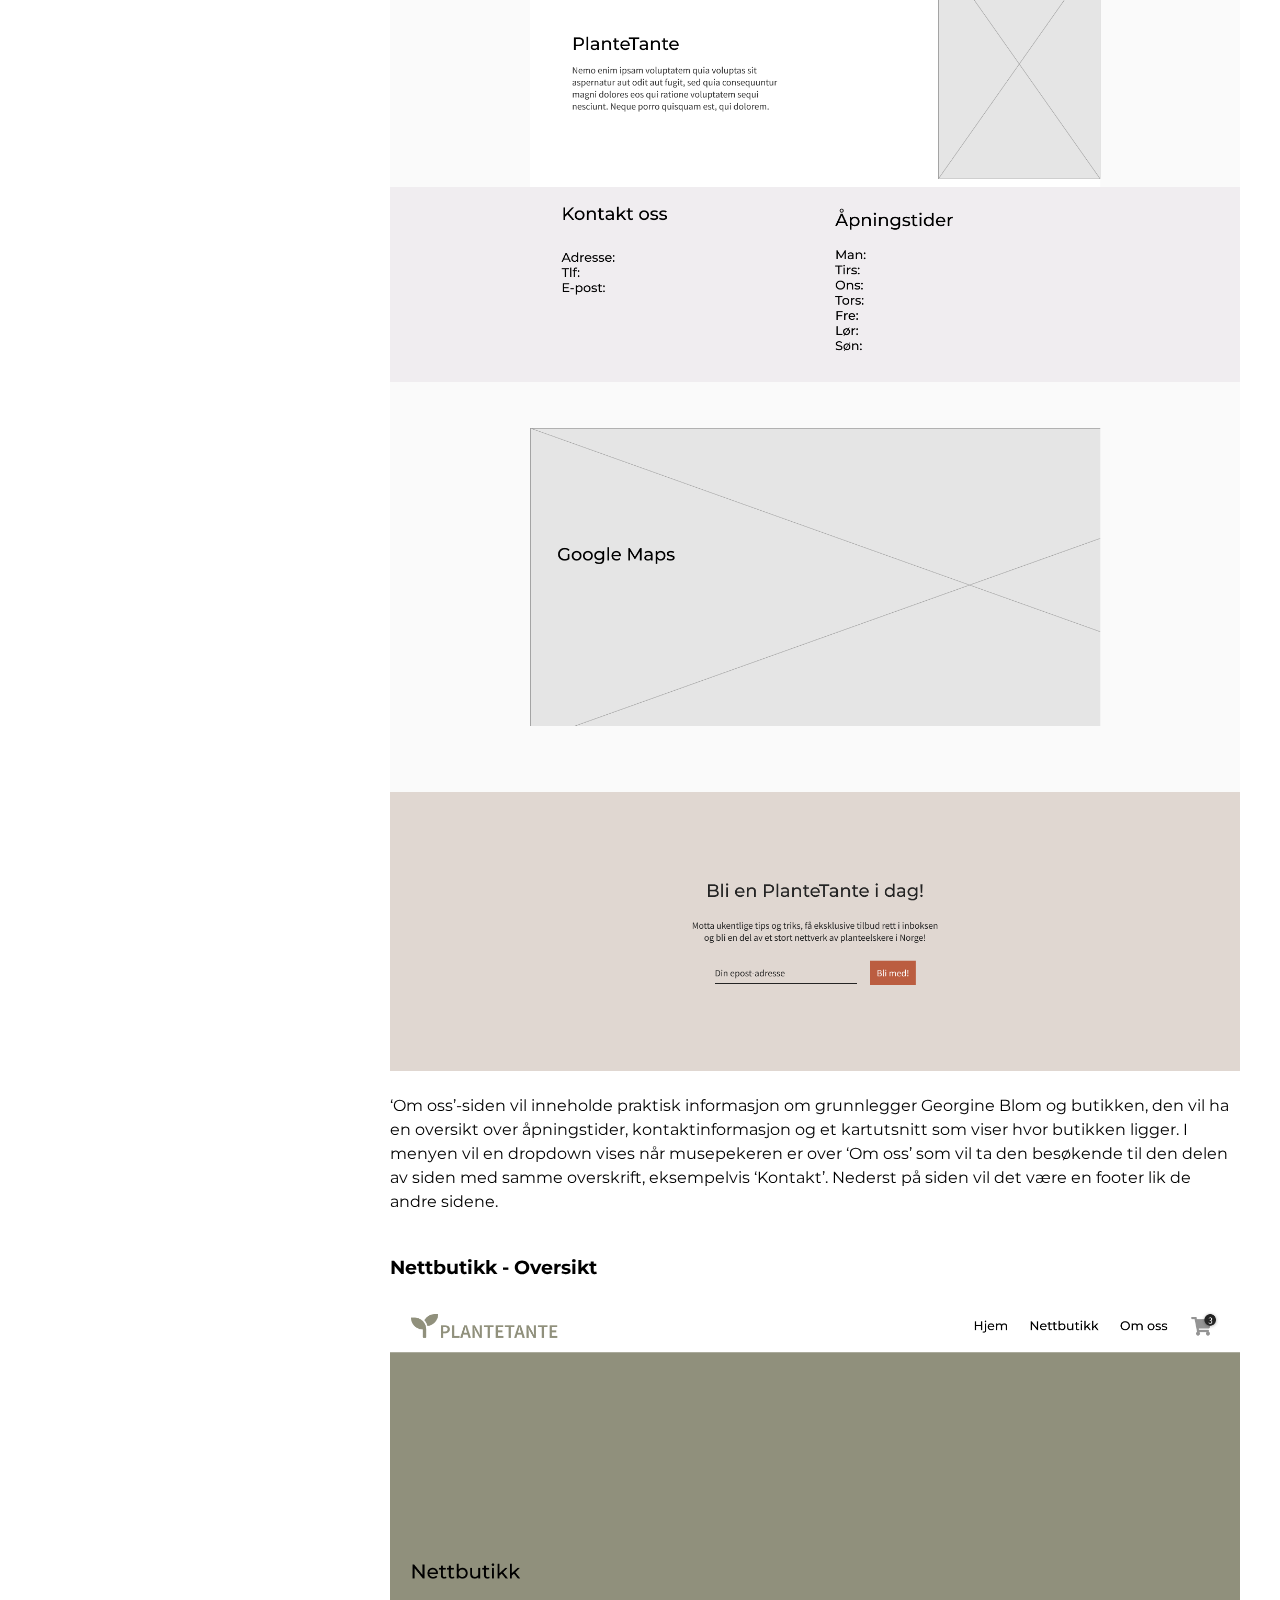
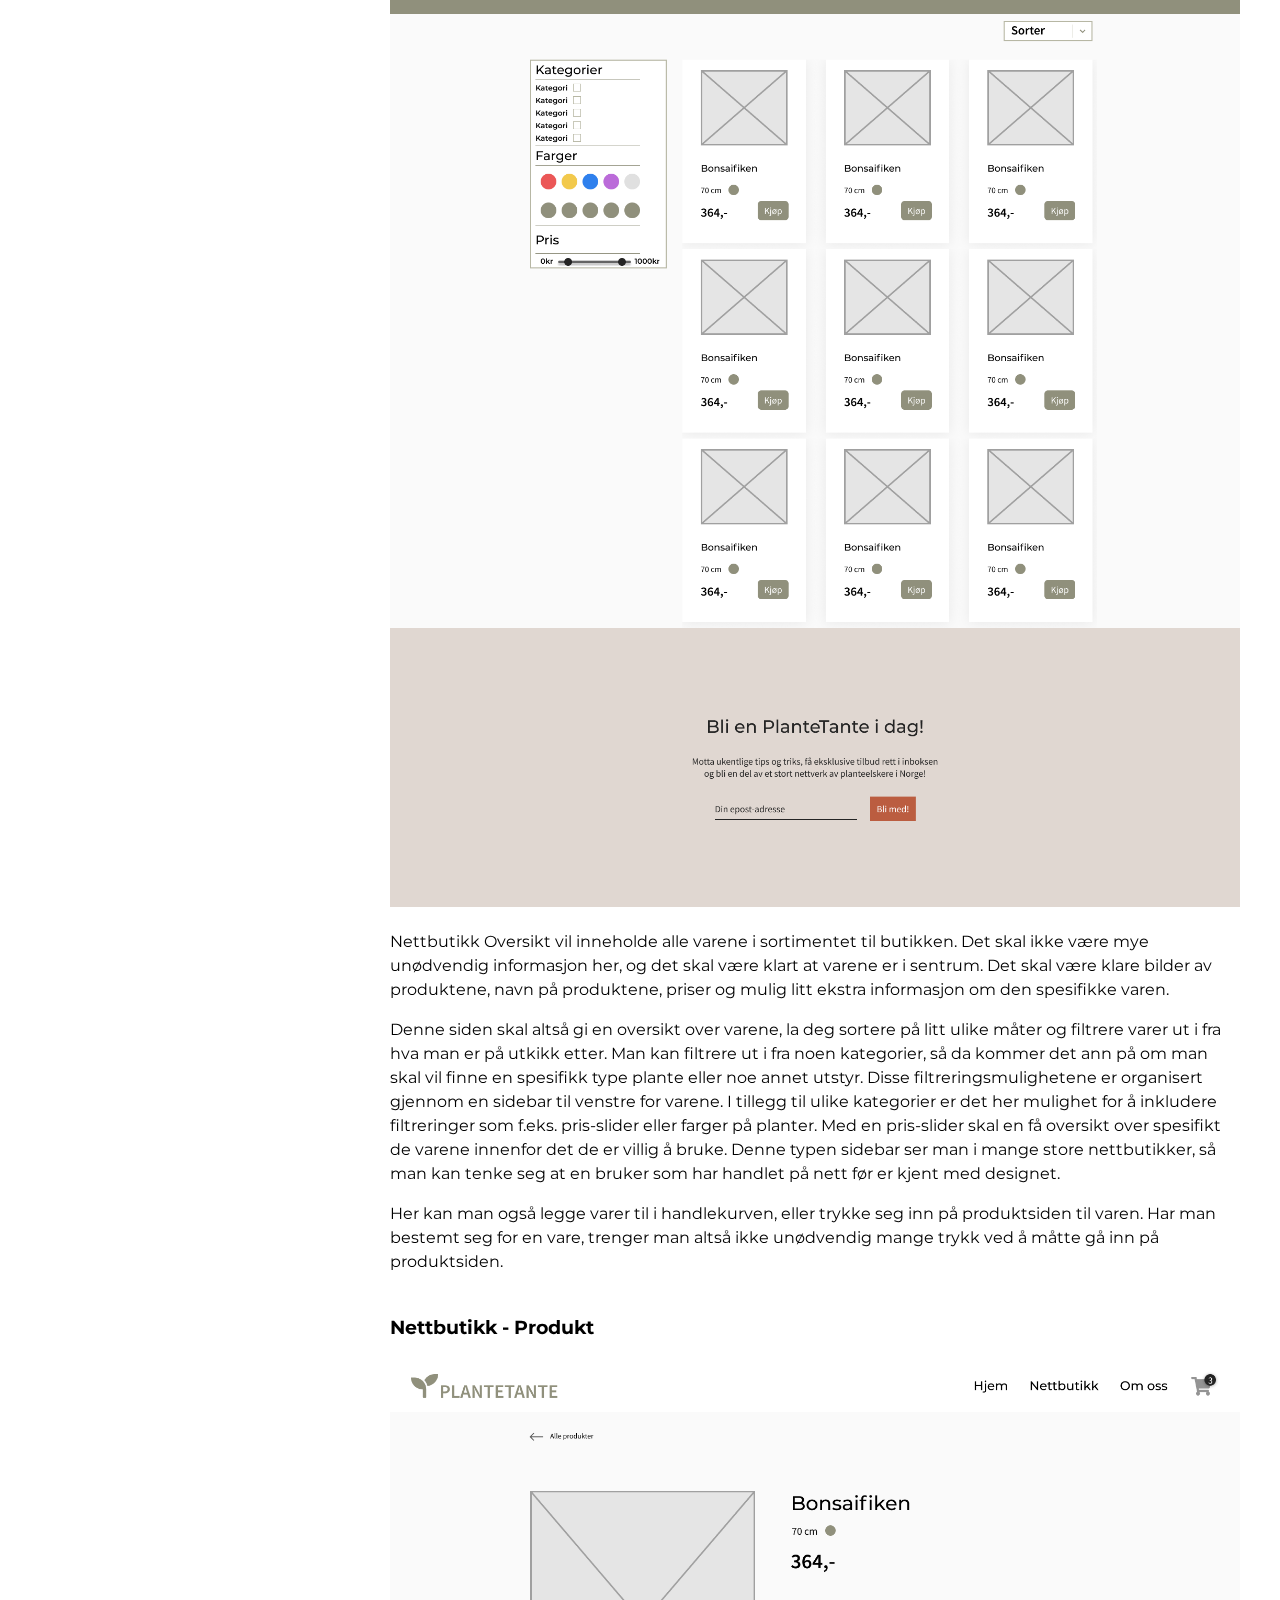
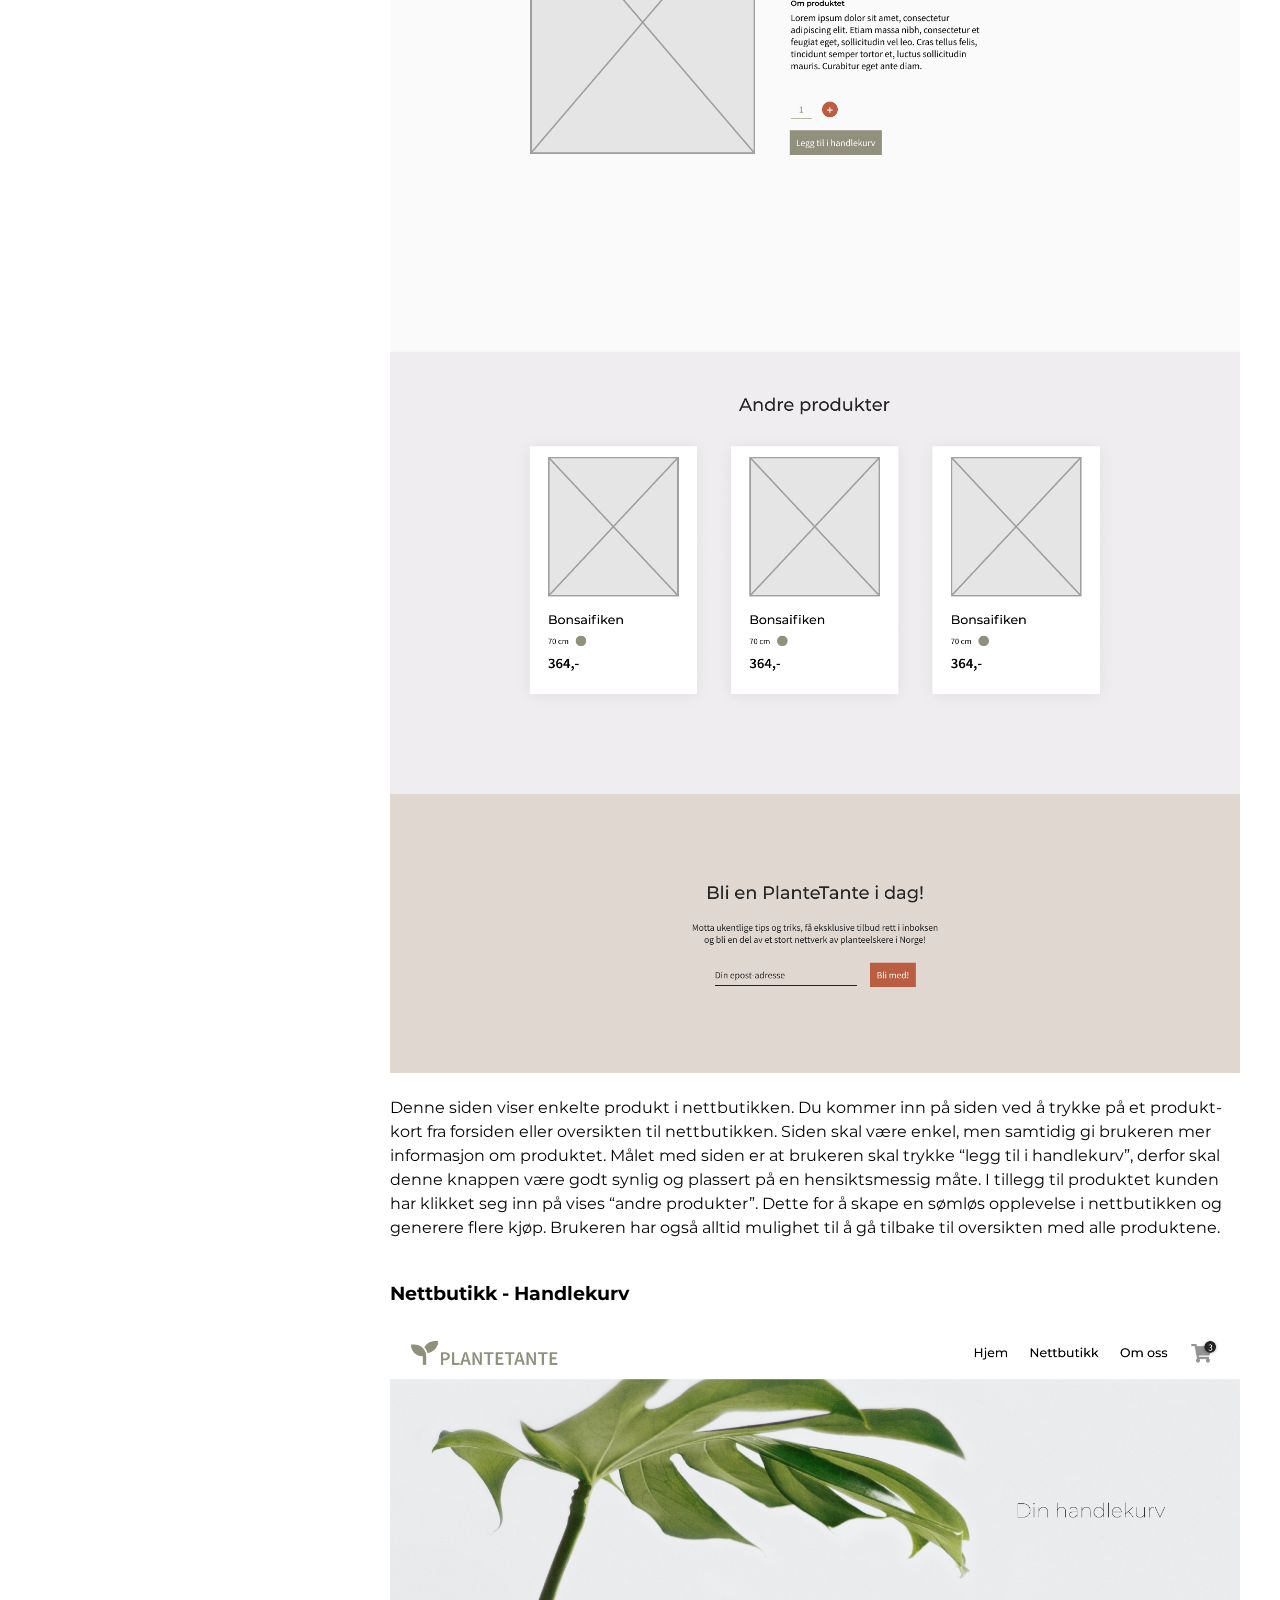
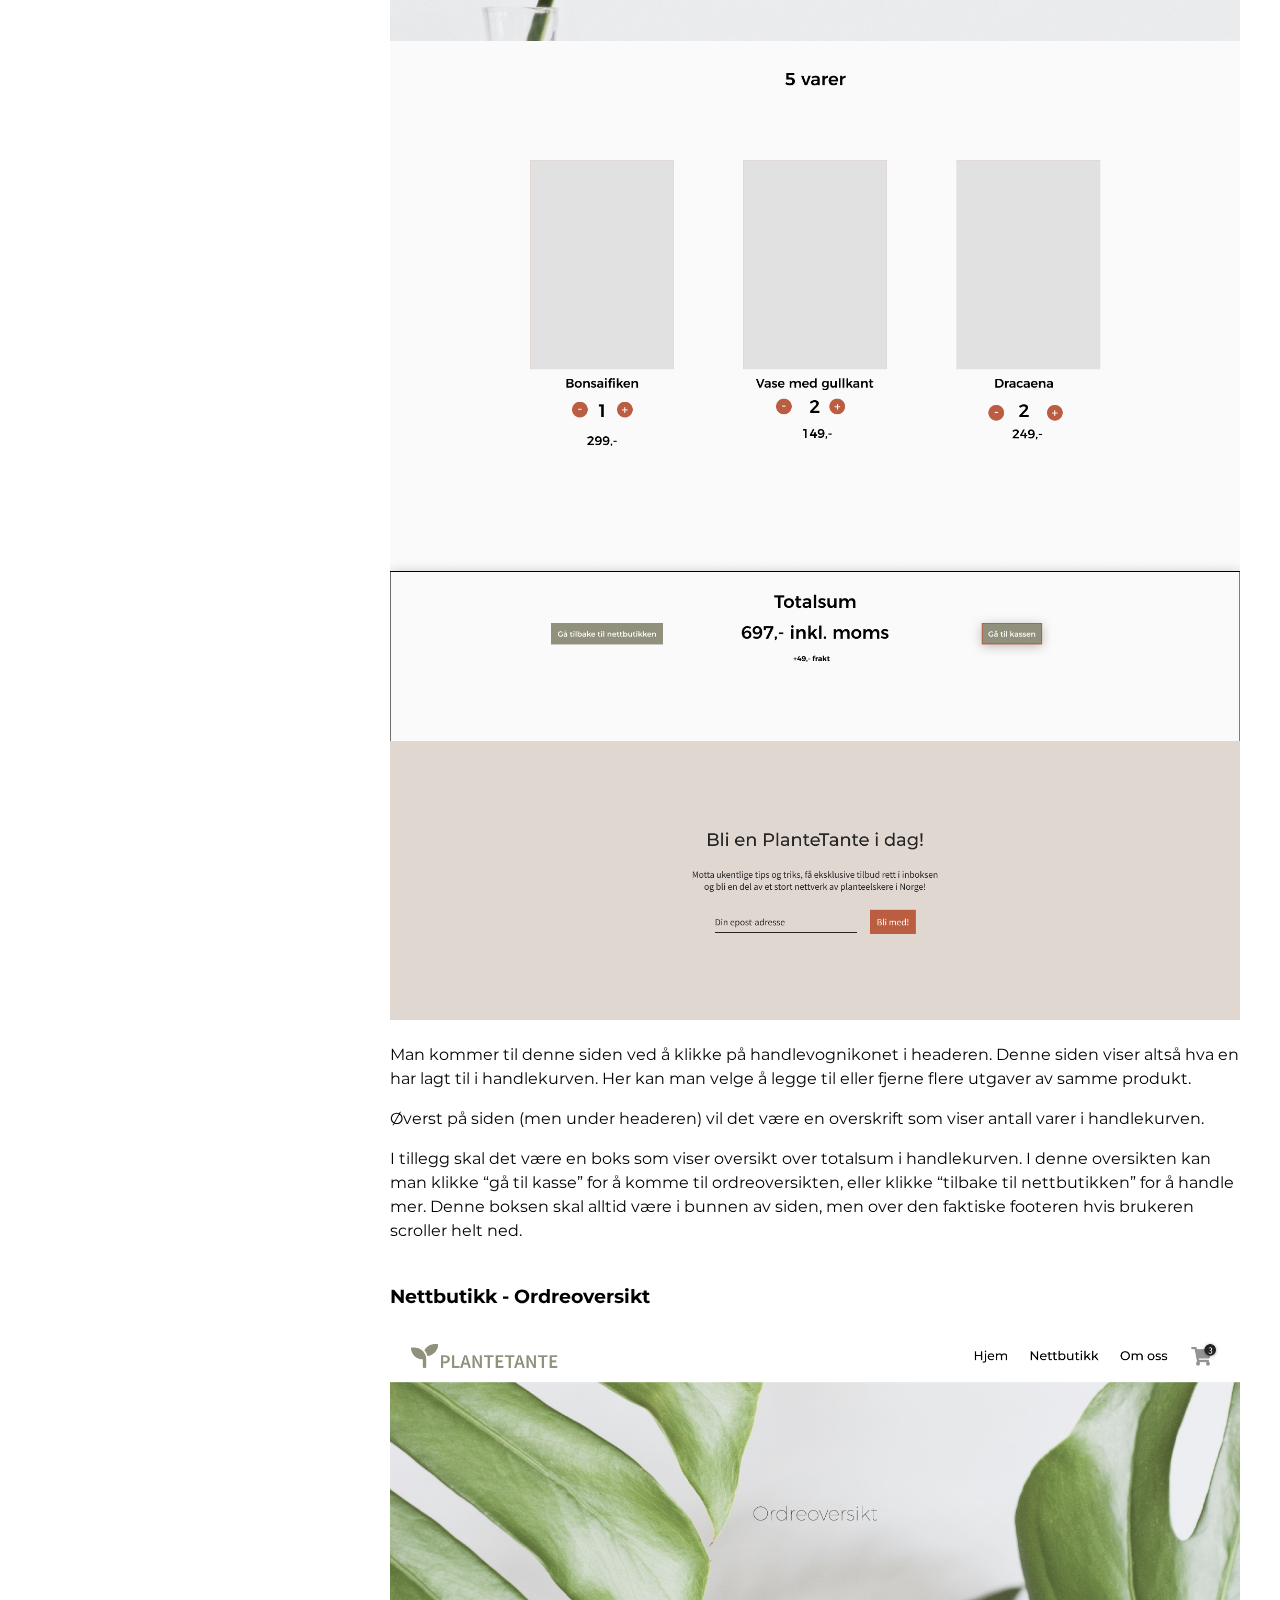
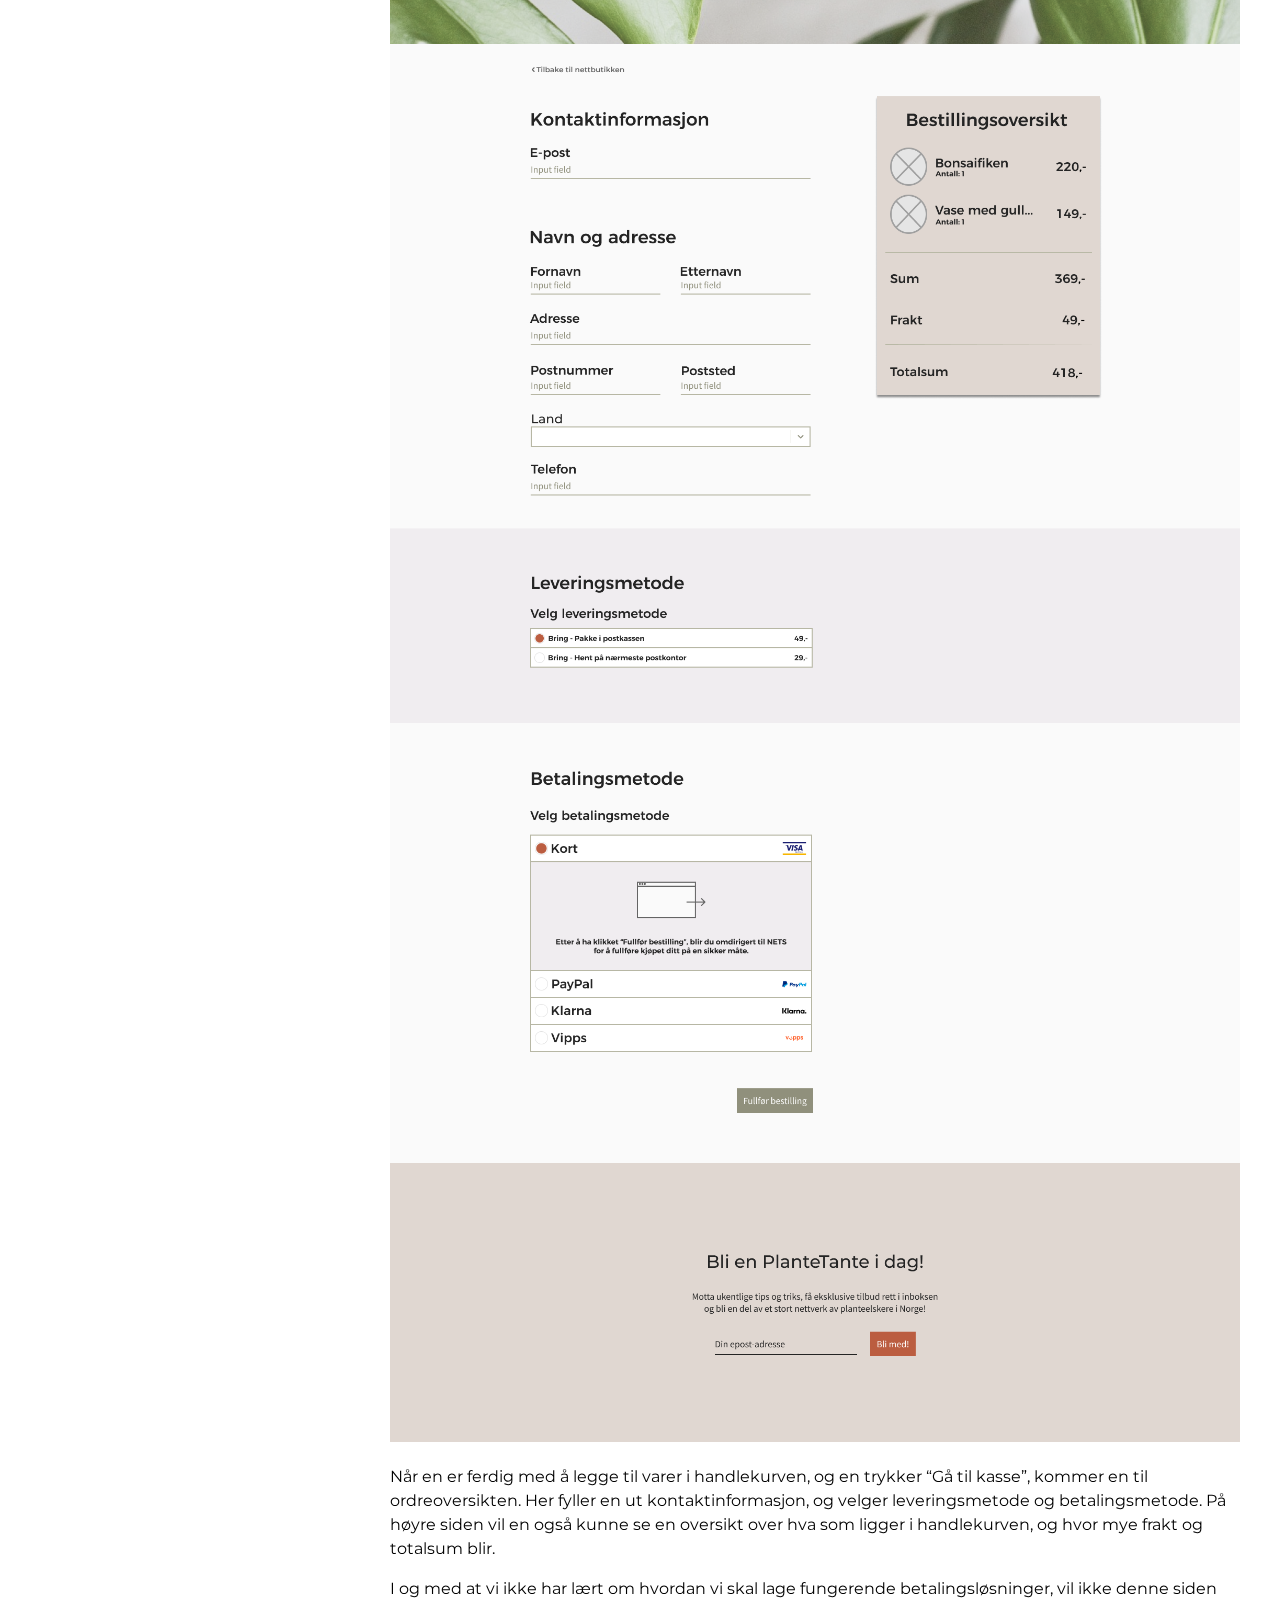
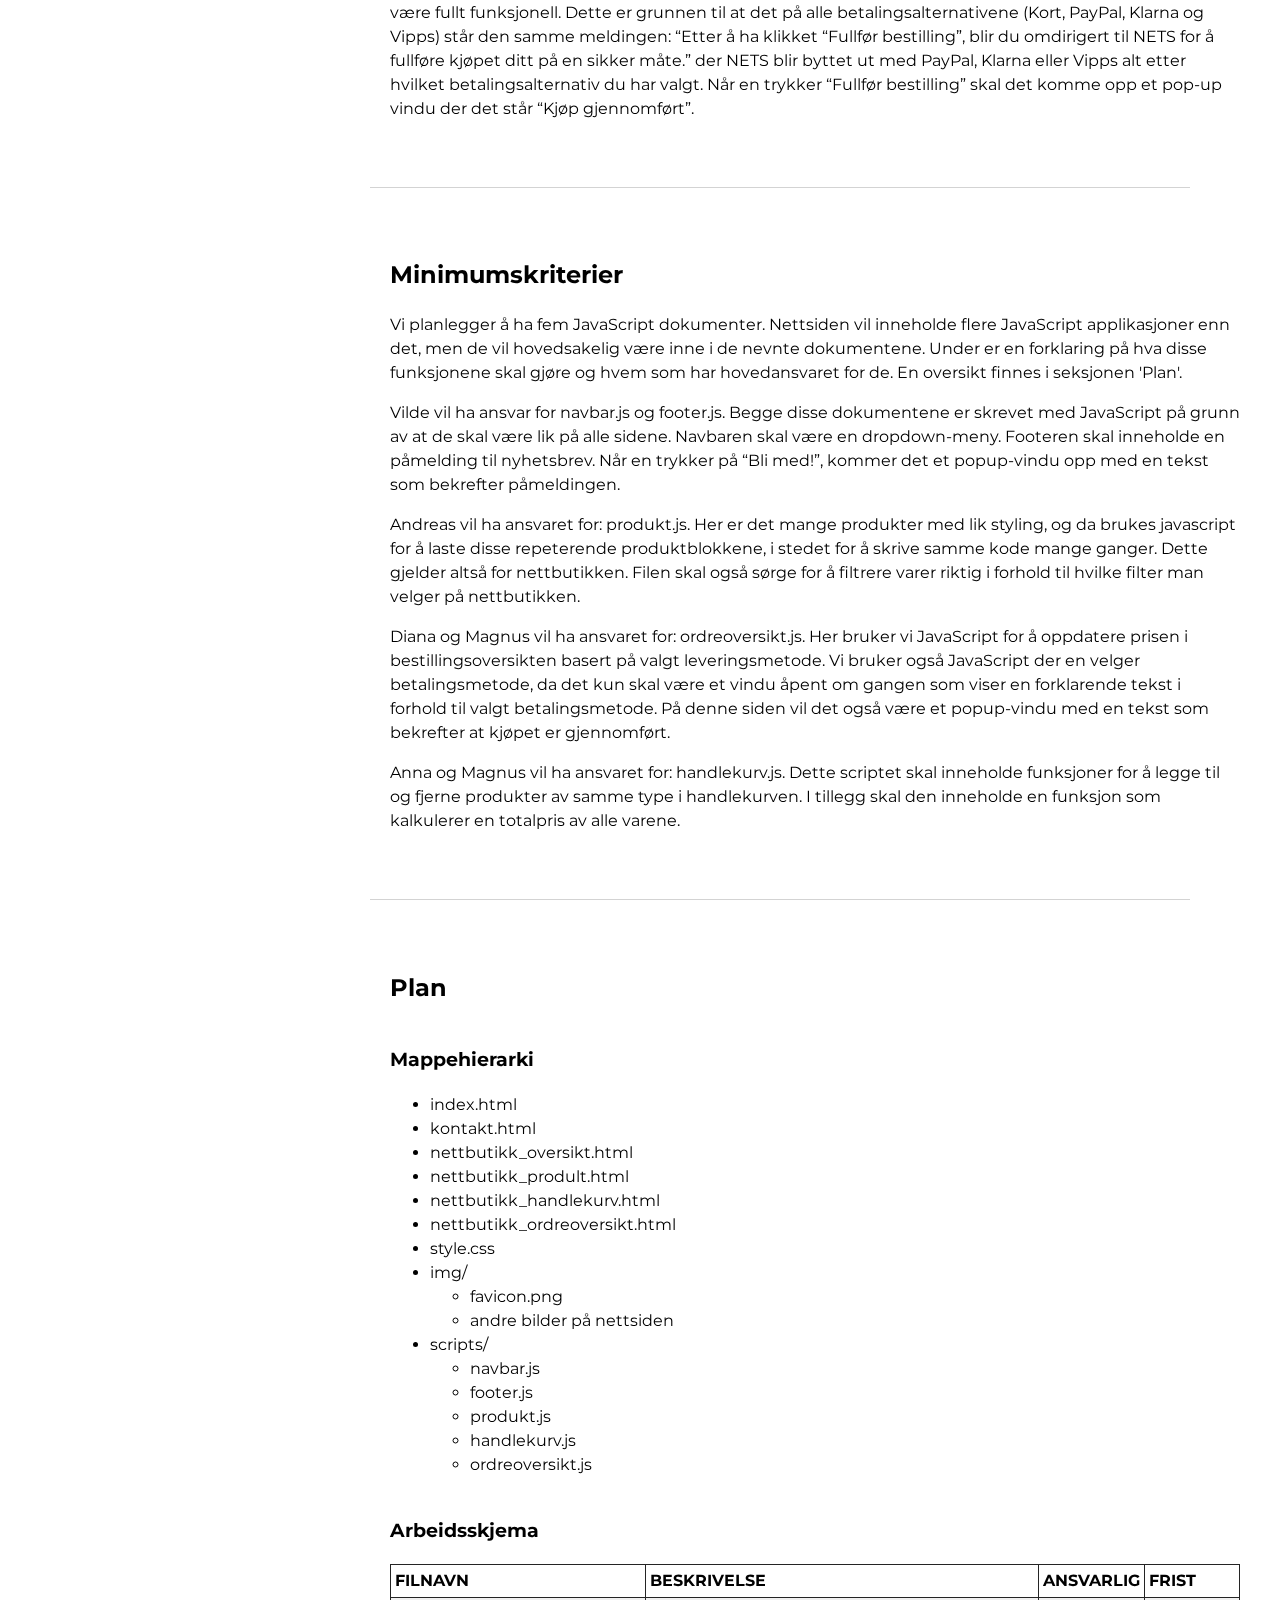
<file: Documents/P2_design_8.html>
<!DOCTYPE html>
<html lang="no">
  <head>
    <meta charset="utf-8" />
    <meta http-equiv="X-UA-Compatible" content="IE=edge" />
    <title>Project P2</title>
    <meta name="viewport" content="width=device-width, initial-scale=1" />
    <link rel="icon" href="img/fav/favicon-32x32.png" />
    <!-- Main CSS stylesheet -->
    <link rel="stylesheet" type="text/css" href="style.css" />
    <!-- Import Montserrat from Google Fonts -->
    <link
      href="https://fonts.googleapis.com/css2?family=Montserrat:ital,wght@0,100;0,200;0,300;0,400;0,500;0,600;0,700;0,800;0,900;1,100;1,200;1,300;1,400;1,500;1,600;1,700;1,800;1,900&display=swap"
      rel="stylesheet"
    />
  </head>
  <body>
    <div class="main-grid">
      <div class="nav-wrapper">
        <div class="nav-fixed">
          <div class="nav-inner-wrapper">
            <div class="nav">
              <h2>Gruppe 8</h2>
              <ul class="nav-list">
                <li>
                  <a class="nav-link" href="#sec1">Administrative detaljer</a>
                </li>
                <li>
                  <a class="nav-link" href="#sec3">Formål og målgruppe</a>
                </li>
                <li>
                  <a class="nav-link" href="#sec4">Navigasjonsstruktur</a>
                </li>
                <li>
                  <a class="nav-link" href="#sec5">Layout og utseende</a>
                </li>
                <li><a class="nav-link" href="#sec6">Innhold</a></li>
                <li><a class="nav-link" href="#sec7">Minimumskriterier</a></li>
                <li><a class="nav-link" href="#sec8">Plan</a></li>
              </ul>
            </div>
          </div>
        </div>
      </div>

      <div class="content-wrapper">
        <div class="container">
          <header class="header">
            <h1 class="h1-title">P2 Design</h1>
            <p class="subtitle">Andreas, Anna, Diana, Magnus og Vilde</p>
            <time class="date" datetime="2020-10-04">04. Oktober 2020</time>
          </header>
          <section class="section" id="sec1">
            <h2>Administrative detaljer</h2>
            <p>Klient: Georgine Blom</p>
            <p>
              Kontaktperson:
              <a title="Send mail" href="mailto:dgbjorkh@stud.ntnu.no"
                >Diana Bjørkhaug</a
              >
            </p>
            <p>
              Vår klient er Georgine Blom, eier og daglig leder i PlanteTante.
              Hun deler sin interesse for planteliv med Diana og de kom først
              kontakt over Instagram. De ble fort enige om mangelen på utsalg av
              planter og utstyr for alle som er over middels interessert i
              plantevelferd. Disse samtalene resulterte i Georgines ønske og
              drøm om å starte nettopp en slik butikk selv. Vi skal da lage en
              nettside for å realisere Georgines drøm.
            </p>
          </section>
          <hr />
          <section class="section" id="sec3">
            <h2>Formål og målgruppe</h2>
            <p>
              Formålet med prosjektet er å tilby en nettbutikk med mer eksotiske
              plantearter og utstyr enn de som selges på tilsvarende butikker
              man ellers finner i byen. Målet med PlanteTante er derfor å lage
              en innbydende og informativ nettside for såkalte
              ‘plantefanatikere’. Videre vil nettbutikken inneholde kompostjord,
              hygrometer, og annet utstyr en plantefanatiker må ha i sitt
              arsenal. Nettsiden skal også inneholde flere artikler om stell av
              planter slik at man alltid kan fordype seg i temaet.
            </p>
            <p>
              Målgruppen for hjemmesiden er folk som er over middels interessert
              i planter. Dette er personer som vil gi noe mer til plantene enn
              vanlig jord og lecakuler. Vi snakker personer som bruker
              kompostjord, sand, hygrometer og luftfukter. Det å bry seg mer om
              plantenes behov er en økende trend og målgruppen blir større og
              større. Likevel er det fortsatt en utfordring å få tak i mange av
              disse produktene, både i butikk og på nett. Dette vil PlanteTante
              gjøre noe med, ved å samle alt på en plass i nettbutikken. I
              tillegg ønsker hun å bidra til økt kunnskap om planter og vil
              derfor inkludere artikler på hjemmesiden.
            </p>
          </section>
          <hr />
          <section class="section" id="sec4">
            <h2>Navigasjonsstruktur</h2>
            <p>
              Navigasjonsstrukturen kan beskrives som hierarkisk. Vi har ikke
              veldig mange sider, så det er ikke et veldig avansert mønster det
              er snakk om her.
            </p>
            <p>
              Fra hjemmesiden kan man navigere seg til nettbutikken/index og
              kontakt/om oss siden. Disse to sidene i tillegg til hjemmesiden
              kan man trykke seg inn på via navbaren på toppen, uansett hvor man
              er på nettsiden. Med knapper til alle disse nettsidene på en
              felles header, blir det intuitivt for brukeren å navigere seg
              rundt, og man kommer mindre sannsynlig på villspor.
            </p>
            <p>
              I nettbutikken kan man også klikke seg inn på produktsiden til
              varen man vil se på. Det er også et utvalg av varer på
              hjemmesiden, og forslag til andre varer på produktsiden som man
              videre kan gå inn på.
            </p>
            <p>
              Man kommer seg til handlekurven ved å trykke på ikonet øverst til
              høyre uansett hvilken side man er på. Via handlekurven kommer man
              videre inn til checkout, hvor man legger inn informasjon og
              betaler for produktet.
            </p>
          </section>
          <hr />
          <section class="section" id="sec5">
            <h2>Layout og Utseende</h2>
            <h3>Fonter</h3>
            <ul>
              <li>
                Header: Montserrat
                <ol>
                  <li>H1: 38 px</li>
                  <li>H2: 34 px</li>
                  <li>H3: 24 px</li>
                  <li>H4: 14 px</li>
                  <li>H5: 12 px</li>
                </ol>
              </li>
              <li>
                Paragrafer: Source Sans Pro
                <ol>
                  <li>P0: 24 px</li>
                  <li>P1: 18 px</li>
                  <li>P2: 12 px</li>
                </ol>
              </li>
            </ul>

            <h3>Farger</h3>
            <div><b>Gråtoner</b></div>
            <div class="colors-wrapper">
              <div
                class="color"
                style="background-color: #242424"
              >
                <div>Karbon</div>
                <div class="c-overlay">
                  HEX: 242424<br>
                  RGB: 36, 36, 36
                </div>
              </div>
              <div
                class="color"
                style="background-color: #646464"
              ><div>
                Grå
              </div><div class="c-overlay">
                HEX: 646464<br>
                RGB: 100, 100, 100
              </div></div>
              <div
                class="color v"
                style="background-color: #e1e1e1"
              ><div>
                Granitt
              </div><div class="c-overlay">
                HEX: E1E1E1<br>
                RGB: 225, 225, 225
              </div></div>
              <div
                class="color v"
                style="background-color: #fafafa"
              ><div>
                Kvarts
              </div><div class="c-overlay">
                HEX: FAFAFA<br>
                RGB: 250, 250, 250
              </div></div>
              <div
                class="color v b"
                style="background-color: #ffffff"
              ><div>Hvit</div><div class="c-overlay">
                HEX: FFFFFF<br>
                RGB: 255, 255, 255
              </div></div>
            </div>
            <div><b>Farger</b></div>
            <div class="colors-wrapper">
              <div
                class="color"
                style="background-color: #afa098"
              ><div>
                Brun
              </div><div class="c-overlay">
                HEX: AFA098<br>
                RGB: 175, 160, 152
              </div></div>
              <div
                class="color v"
                style="background-color: #e0d7d1"
              ><div>
                Lysebrun
              </div><div class="c-overlay">
                HEX: E0D7D1<br>
                RGB: 224, 215, 209
              </div></div>
              <div
                class="color v"
                style="background-color: #f0edf0"
              ><div>
                Beige
              </div><div class="c-overlay">
                HEX: F0EDF0<br>
                RGB: 240, 237, 240
              </div></div>
              <div
                class="color"
                style="background-color: #bb5d40"
              ><div>
                Oransje
              </div><div class="c-overlay">
                HEX: BB5D40<br>
                RGB: 187, 93, 64
              </div></div>
              <div
                class="color"
                style="background-color: #90907c"
              ><div>
                Grønn
              </div><div class="c-overlay">
                HEX: 90907C<br>
                RGB: 144, 144, 124
              </div></div>
              <div
                class="color"
                style="background-color: #b7b7a4"
              ><div>
                Lysegrønn
              </div><div class="c-overlay">
                HEX: B7B7A4<br>
                RGB: 183, 183, 164
              </div></div>
            </div>
            <ul>
              <li>
                Tekst:
                <ul>
                  <li>Primær: Karbon</li>
                  <li>Sekundær: Grå</li>
                </ul>
              </li>
              <li>
                Bakgrunn:
                <ul>
                  <li>Primær: Beige</li>
                  <li>Sekundær: Kvarts</li>
                  <li>Footer og bestillingsoversikt: Lysebrun</li>
                </ul>
              </li>
              <li>
                Linker:
                <ul>
                  <li>Base: Grønn</li>
                  <li>Hover: Lysegrønn</li>
                </ul>
              </li>
              <li>
                Knapper:
                <ul>
                  <li>Base: Grønn</li>
                  <li>Hover: Lysegrønn</li>
                  <li>Alternativ: Oransje</li>
                </ul>
              </li>
              <li>
                Skygger:
                <ul>
                  <li>
                    Det er skygger bak bildene i nettbutikken, bak feltet med
                    Totalsum i handlekurven, og bak Bestillingsoversikt i
                    handlekurven og ordreoversikten.
                  </li>
                </ul>
              </li>
            </ul>

            <p>Body bredde: 1100px</p>
            <p>
              Linker: Nettsidens logo vil være en link tilbake til hovedsiden på
              alle undersidene. Menyen i toppen av siden vil kunne navigere
              besøkende til de forskjellige undersidene og drop-down-menyen på
              ‘Om oss’ vil ha interne linker på undersiden.
            </p>
            <p>
              Navbar: Navbaren vil ligge fast i toppen av nettleservinduet og ha
              linker til alle undersidene i tillegg til en drop-down-meny
            </p>
            <p>
              Banner på hver av sidene er et bilde av en grønn plante med
              tilhørende undersidetittel.
            </p>
            <p>
              Footer: Dette feltet vil inneholde et påmeldingsfelt for butikkens
              medlemsklubb, i tillegg til link til SoMe.
            </p>
            <p>
              Bakgrunnen vil være en nesten hvit farge, fargekode: #F0EFED.
              Butikkens logo vil hele tiden ligge øverst i venstre hjørne i
              menyen og består av teksten ‘PlanteTante’ med en spire til
              venstre.
            </p>
          </section>
          <hr />
          <section class="section" id="sec6">
            <h2>Innhold</h2>
            <h3>Index</h3>
            <img src="img/Hjem.png" alt="Mock-up: Hjem" />
            <p>
              Dette er hjemsiden første side man kommer inn på først. Den vil
              ikke inneholde selve nettbutikken, men ha en seksjon med noen
              utvalgte produkter. Det vil som på alle de andre sidene være en
              navigasjonsmeny som linker videre til de andre undersidene. I
              tillegg det være en seksjon med en "testimonial slider" som
              inneholder sitater fra andre planteelskere.
            </p>
            <h3>Kontakt/Om oss</h3>
            <img src="img/Om_oss.png" alt="Mock-up: Om oss" />
            <p>
              ‘Om oss’-siden vil inneholde praktisk informasjon om grunnlegger
              Georgine Blom og butikken, den vil ha en oversikt over
              åpningstider, kontaktinformasjon og et kartutsnitt som viser hvor
              butikken ligger. I menyen vil en dropdown vises når musepekeren er
              over ‘Om oss’ som vil ta den besøkende til den delen av siden med
              samme overskrift, eksempelvis ‘Kontakt’. Nederst på siden vil det
              være en footer lik de andre sidene.
            </p>
            <h3>Nettbutikk - Oversikt</h3>
            <img
              src="img/Nettbutikk_Oversikt.png"
              alt="Mock-up: oversikt over nettbutikken"
            />
            <p>
              Nettbutikk Oversikt vil inneholde alle varene i sortimentet til
              butikken. Det skal ikke være mye unødvendig informasjon her, og
              det skal være klart at varene er i sentrum. Det skal være klare
              bilder av produktene, navn på produktene, priser og mulig litt
              ekstra informasjon om den spesifikke varen.
            </p>
            <p>
              Denne siden skal altså gi en oversikt over varene, la deg sortere
              på litt ulike måter og filtrere varer ut i fra hva man er på
              utkikk etter. Man kan filtrere ut i fra noen kategorier, så da
              kommer det ann på om man skal vil finne en spesifikk type plante
              eller noe annet utstyr. Disse filtreringsmulighetene er organisert
              gjennom en sidebar til venstre for varene. I tillegg til ulike
              kategorier er det her mulighet for å inkludere filtreringer som
              f.eks. pris-slider eller farger på planter. Med en pris-slider
              skal en få oversikt over spesifikt de varene innenfor det de er
              villig å bruke. Denne typen sidebar ser man i mange store
              nettbutikker, så man kan tenke seg at en bruker som har handlet på
              nett før er kjent med designet.
            </p>
            <p>
              Her kan man også legge varer til i handlekurven, eller trykke seg
              inn på produktsiden til varen. Har man bestemt seg for en vare,
              trenger man altså ikke unødvendig mange trykk ved å måtte gå inn
              på produktsiden.
            </p>
            <h3>Nettbutikk - Produkt</h3>
            <img
              src="img/Nettbutikk_Produkt.png"
              alt="Mock-up: produkt"
            />
            <p>
              Denne siden viser enkelte produkt i nettbutikken. Du kommer inn på
              siden ved å trykke på et produkt-kort fra forsiden eller
              oversikten til nettbutikken. Siden skal være enkel, men samtidig
              gi brukeren mer informasjon om produktet. Målet med siden er at
              brukeren skal trykke “legg til i handlekurv”, derfor skal denne
              knappen være godt synlig og plassert på en hensiktsmessig måte. I
              tillegg til produktet kunden har klikket seg inn på vises “andre
              produkter”. Dette for å skape en sømløs opplevelse i nettbutikken
              og generere flere kjøp. Brukeren har også alltid mulighet til å gå
              tilbake til oversikten med alle produktene.
            </p>
            <h3>Nettbutikk - Handlekurv</h3>
            <img
              src="img/Nettbutikk_Handlekurv_v2.png"
              alt="Mock-up: handlekurv"
            />
            <p>
              Man kommer til denne siden ved å klikke på handlevognikonet i
              headeren. Denne siden viser altså hva en har lagt til i
              handlekurven. Her kan man velge å legge til eller fjerne flere
              utgaver av samme produkt.
            </p>
            <p>
              Øverst på siden (men under headeren) vil det være en overskrift
              som viser antall varer i handlekurven.
            </p>
            <p>
              I tillegg skal det være en boks som viser oversikt over totalsum i
              handlekurven. I denne oversikten kan man klikke “gå til kasse” for
              å komme til ordreoversikten, eller klikke “tilbake til
              nettbutikken” for å handle mer. Denne boksen skal alltid være i
              bunnen av siden, men over den faktiske footeren hvis brukeren
              scroller helt ned.
            </p>
            <h3>Nettbutikk - Ordreoversikt</h3>
            <img
              src="img/Nettbutikk_Ordreoversikt.png"
              alt="Mock-up: Ordreoversikt"
            />
            <p>
              Når en er ferdig med å legge til varer i handlekurven, og en
              trykker “Gå til kasse”, kommer en til ordreoversikten. Her fyller
              en ut kontaktinformasjon, og velger leveringsmetode og
              betalingsmetode. På høyre siden vil en også kunne se en oversikt
              over hva som ligger i handlekurven, og hvor mye frakt og totalsum
              blir.
            </p>
            <p>
              I og med at vi ikke har lært om hvordan vi skal lage fungerende
              betalingsløsninger, vil ikke denne siden være fullt funksjonell.
              Dette er grunnen til at det på alle betalingsalternativene (Kort,
              PayPal, Klarna og Vipps) står den samme meldingen: “Etter å ha
              klikket “Fullfør bestilling”, blir du omdirigert til NETS for å
              fullføre kjøpet ditt på en sikker måte.” der NETS blir byttet ut
              med PayPal, Klarna eller Vipps alt etter hvilket
              betalingsalternativ du har valgt. Når en trykker “Fullfør
              bestilling” skal det komme opp et pop-up vindu der det står “Kjøp
              gjennomført”.
            </p>
          </section>
          <hr />
          <section class="section" id="sec7">
            <h2>Minimumskriterier</h2>
            <p>
              Vi planlegger å ha fem JavaScript dokumenter. Nettsiden vil
              inneholde flere JavaScript applikasjoner enn det, men de vil
              hovedsakelig være inne i de nevnte dokumentene. Under er en
              forklaring på hva disse funksjonene skal gjøre og hvem som har
              hovedansvaret for de. En oversikt finnes i seksjonen 'Plan'.
            </p>
            <p>
              Vilde vil ha ansvar for navbar.js og footer.js. Begge disse
              dokumentene er skrevet med JavaScript på grunn av at de skal være
              lik på alle sidene. Navbaren skal være en dropdown-meny. Footeren
              skal inneholde en påmelding til nyhetsbrev. Når en trykker på “Bli
              med!”, kommer det et popup-vindu opp med en tekst som bekrefter
              påmeldingen.
            </p>
            <p>
              Andreas vil ha ansvaret for: produkt.js. Her er det mange
              produkter med lik styling, og da brukes javascript for å laste
              disse repeterende produktblokkene, i stedet for å skrive samme
              kode mange ganger. Dette gjelder altså for nettbutikken. Filen
              skal også sørge for å filtrere varer riktig i forhold til hvilke
              filter man velger på nettbutikken.
            </p>
            <p>
              Diana og Magnus vil ha ansvaret for: ordreoversikt.js. Her bruker
              vi JavaScript for å oppdatere prisen i bestillingsoversikten
              basert på valgt leveringsmetode. Vi bruker også JavaScript der en
              velger betalingsmetode, da det kun skal være et vindu åpent om
              gangen som viser en forklarende tekst i forhold til valgt
              betalingsmetode. På denne siden vil det også være et popup-vindu
              med en tekst som bekrefter at kjøpet er gjennomført.
            </p>
            <p>
              Anna og Magnus vil ha ansvaret for: handlekurv.js. Dette scriptet
              skal inneholde funksjoner for å legge til og fjerne produkter av
              samme type i handlekurven. I tillegg skal den inneholde en
              funksjon som kalkulerer en totalpris av alle varene.
            </p>
          </section>
          <hr />
          <section class="section" id="sec8">
            <h2>Plan</h2>
            <h3>Mappehierarki</h3>
            <ul>
              <li>index.html</li>
              <li>kontakt.html</li>
              <li>nettbutikk_oversikt.html</li>
              <li>nettbutikk_prodult.html</li>
              <li>nettbutikk_handlekurv.html</li>
              <li>nettbutikk_ordreoversikt.html</li>
              <li>style.css</li>
              <li>
                img/
                <ul>
                  <li>favicon.png</li>
                  <li>andre bilder på nettsiden</li>
                </ul>
              </li>
              <li>
                scripts/
                <ul>
                  <li>navbar.js</li>
                  <li>footer.js</li>
                  <li>produkt.js</li>
                  <li>handlekurv.js</li>
                  <li>ordreoversikt.js</li>
                </ul>
              </li>
            </ul>
            <h3>Arbeidsskjema</h3>
            <table>
              <tbody>
                <tr>
                  <th>FILNAVN</th>
                  <th>BESKRIVELSE</th>
                  <th>ANSVARLIG</th>
                  <th>FRIST</th>
                </tr>
                <tr>
                  <td>index.html</td>
                  <td>Forsiden</td>
                  <td>Magnus</td>
                  <td>15.oktober</td>
                </tr>
                <tr>
                  <td>nettbutikk_oversikt.html</td>
                  <td>Oversikt over varer i nettbutikken</td>
                  <td>Andreas</td>
                  <td>15.oktober</td>
                </tr>
                <tr>
                  <td>nettbutikk_produkt.html</td>
                  <td>Et testprodukt med info</td>
                  <td>Magnus</td>
                  <td>15.oktober</td>
                </tr>
                <tr>
                  <td>nettbutikk_handlekurv.html</td>
                  <td>Oversikt over varer brukeren har lagt i handlekurven.</td>
                  <td>Anna</td>
                  <td>15.oktober</td>
                </tr>
                <tr>
                  <td>nettbutikk_ordreoversikt.html</td>
                  <td>
                    Side for å skrive inn adresse, metode for levering, og legge
                    inn betalingsinformasjon. Knapp for “Bekreft betaling”
                  </td>
                  <td>Diana</td>
                  <td>15.oktober</td>
                </tr>
                <tr>
                  <td>om_oss.html</td>
                  <td>“Om oss” og “Kontakt oss”</td>
                  <td>Vilde</td>
                  <td>15.oktober</td>
                </tr>
                <tr>
                  <td>navbar.js</td>
                  <td>En drop-downmeny i headeren</td>
                  <td>Vilde</td>
                  <td>25.oktober</td>
                </tr>
                <tr>
                  <td>footer.js</td>
                  <td>Nettsidens footer</td>
                  <td>Vilde</td>
                  <td>25.oktober</td>
                </tr>
                <tr>
                  <td>produkt.js</td>
                  <td>Produktene vi har på nettbutikken</td>
                  <td>Andreas</td>
                  <td>25.oktober</td>
                </tr>
                <tr>
                  <td>ordreoversikt.js</td>
                  <td>
                    Kontaktinformasjon, leveringsmetode og betalingsmetode
                  </td>
                  <td>Diana</td>
                  <td>25.oktober</td>
                </tr>
                <tr>
                  <td>handlekurv.js</td>
                  <td>
                    Fjerne/legge til flere av samme produkt, priskalkulator
                  </td>
                  <td>Anna</td>
                  <td>25.oktober</td>
                </tr>
                <tr>
                  <td>style.css</td>
                  <td>CSS-filen som inneholder stilsettet av hjemmesiden.</td>
                  <td>Alle</td>
                  <td>15.oktober</td>
                </tr>
                <tr>
                  <td>Sende ut til testing</td>
                  <td>Lage en Google Forms som linker til hjemmesida.</td>
                  <td>Alle</td>
                  <td>26.oktober</td>
                </tr>
              </tbody>
            </table>
          </section>
        </div>
      </div>
    </div>
    <script src="main.js"></script>
  </body>
</html>
</file>
<file: Documents/style.css>
:root {
  --svarthoved: #242424;
}

body {
  padding: 0;
  margin: 0;
  font-size: 16px;
  font-family: "Montserrat", sans-serif;
  line-height: 1.5;
}

h3{
  margin-top: 40px;
}

img {
  width: 100%;
  height: auto;
}
section {
  margin: 0 auto;
  padding: 50px 40px;
  max-width: 900px;
}

a {
  color: var(--svarthoved);
  text-decoration-line: none;
}

table {
  border-collapse: collapse;
  width: 100%;
}

th {
  font-weight: bold;
  text-align: start;
}

td,
th {
  border: 1px solid var(--svarthoved);
  padding: 4px;
}

table {
  table-layout: auto;
  width: 100%;
}

tr:nth-child(even) {
  background-color: #f0f0f0;
}

td {
  vertical-align: top;
}

.header {
  color: white;
  text-align: center;
  background-color: black;
  padding: 50px 0;
}

.subtitle {
  font-size: 14px;
}

.date {
  font-size: 10px;
}

.main-grid {
  position: relative;
  display: grid;
  grid-template-columns: 350px 1fr;
  grid-template-rows: auto;
}

.nav-wrapper {
  grid-column: 1 / 2;
  grid-row: 1 / 2;
  position: relative;
}

hr {
  margin: 0 20px;
  max-width: 820px;
  height: 1px;
  border: none;
  background-color: lightgrey;
}

.nav-fixed {
  position: sticky;
  top: 0;
  left: 0;
  height: 100vh;
  width: 100%;
  overflow: auto;
}
.nav-inner-wrapper {
  position: relative;
  padding: 10px;
  height: calc(100% - 35px);
}

.nav {
  padding: 5px;
  min-height: 100%;
  display: flex;
  flex-direction: column;
  justify-content: flex-start;
  align-items: center;
  position: relative;
  border-style: dashed;
  border-width: 2px;
  border-color: lightgray;
}

.nav-list {
  list-style: none;
}

.nav-list > li {
  text-align: left;
  margin: 4em 0;
  padding: 0 10px;
  border-left: 2px solid rgb(202, 202, 202);
}
li.active {
  border-color: var(--svarthoved);
}
.nav-link {
  color: rgb(202, 202, 202);
  font-weight: 600;
  text-decoration-line: none;
  padding: 0.5em 0;
  /*border-bottom: 2px solid black;*/
  margin: 1.5em 0;

  transition: 0.2s all ease-in-out;
}

.nav-link.active {
  color: var(--svarthoved);
  border-color: var(--svarthoved);
}
.content-wrapper {
  background-color: var(--main-bg-color);
  min-height: 100vh;
  grid-column: 2/3;
  grid-row: 1/2;

  position: relative;
}

.h1-title {
  color: white;
  text-align: center;
  font-size: 25px;
  text-transform: uppercase;
  margin: 0;
}

.colors-wrapper {
  display: grid;
  grid-template-columns: repeat(auto-fit, minmax(150px, 1fr));
  gap: 20px;
  margin: 10px 0 20px 0;
}

.color {
  padding-bottom: 100%;
  position: relative;
  color: #fafafa;
  font-size: 0.8em;
}

.color.v {
  color: #555555;
}

.color.v.b {
  border: 4px solid #cccccc;
}

.color > div {
  background-color: inherit;
  position: absolute;
  top: 0;
  right: 0;
  bottom: 0;
  left: 0;
  height: 100%;
  display: flex;
  align-items: center;
  justify-content: center;
  transition: 200ms all ease;
  -moz-transition: 200ms all ease;
  -webkit-transition: 200ms all ease;
  text-align: center;
}

.c-overlay {
  opacity: 0;
}

.c-overlay:hover {
  opacity: 1;
}

#sec2 > ul > li {
  margin-bottom: 50px;
}

@media (max-width: 800px) {
  .main-grid {
    display: block;
  }
  .nav-wrapper {
    display: none;
  }
}

@media (max-width: 1083px) and (min-width: 800px) {
  td {
    word-break: break-all;
  }
}

@media (max-width: 686px) {
  td {
    word-break: break-all;
  }
}
</file>
<file: css/style.css>
/* Variables */
:root {
  --c-karbon: #242424;
  --c-grå: #646464;
  --c-granitt: #e1e1e1;
  --c-kvarts: #fafafa;
  --c-hvit: #ffffff;
  --c-brun: #afa098;
  --c-lysebrun: #e0d7d1;
  --c-beige: #f0edf0;
  --c-oransje: #bb5d40;
  --c-laks: #cc7357;
  --c-grønn: #90907c;
  --c-lysegrønn: #b7b7a4;

  --btn-transition: 200ms background-color ease, 200ms border-color ease,
    200ms color ease;

  --product-card-shadow: 0px 2px 20px rgba(0, 0, 0, 0.05);
  --product-card-transition: 200ms all ease;
  --product-card-hover-transform: scale(1.03);
}

/* Body and sticky footer */
body,
html {
  padding: 0;
  margin: 0;
}

body {
  display: flex;
  flex-direction: column;
  min-height: 100vh;
  background-color: var(--c-kvarts);
  font-family: "Source Sans Pro", sans-serif;
  font-weight: 300;
  font-size: 18px;
  color: var(--c-karbon);
}

.main-content {
  flex-shrink: 0;
}

footer {
  margin-top: auto;
}

#navbar {
  flex-shrink: 0;
}
/* Sections and container */
section {
  position: relative;
  padding: 40px;
}

.container {
  max-width: 1100px;
  margin: 0 auto;
}

.sec-pad-med {
  padding-top: 80px;
  padding-bottom: 80px;
}

/* Heading font */
h1,
h2,
h3,
h4,
h5,
h6 {
  font-family: "Montserrat", sans-serif;
  font-weight: 400;
  color: var(--c-karbon);
}

h1 {
  font-weight: 200;
  font-size: 34px;
  color: var(--c-grønn);
}

/* Paragraphs */
p {
  max-width: 80ch;
}

.p-large {
  font-size: 24px;
  color: var(--c-karbon);
}

.p-med {
  font-size: 18px;
  color: var(--c-karbon);
}

.p-small {
  font-size: 16px;
  color: var(--c-karbon);
}

.p-smallest {
  font-size: 12px;
  color: var(--c-karbon);
}

/* Links */
a {
  color: var(--c-karbon);
  cursor: pointer;
}

a:hover {
  color: inherit;
}

a:active {
  color: inherit;
}

a:visited {
  color: inherit;
}

/* Buttons */
button {
  outline: none;
}
a.button {
  width: auto;
  text-decoration: none;
  color: var(--c-hvit);
}
.button {
  display: inline;
  color: var(--c-hvit);
  padding: 8px;
  margin: 10px 0;
  cursor: pointer;
  outline: none;

  transition: var(--btn-transition);
  -moz-transition: var(--btn-transition);
  -webkit-transition: var(--btn-transition);
  border: 2px solid var(--c-grønn);
  background-color: var(--c-grønn);
  border-radius: 4px;
}

.button:hover {
  border: 2px solid var(--c-lysegrønn);
  background-color: var(--c-lysegrønn);
}

.button.accent {
  border: 2px solid var(--c-oransje);
  background-color: var(--c-oransje);
}

.button.accent:hover {
  border: 2px solid var(--c-laks);
  background-color: var(--c-laks);
}

.button.accent.round {
  border-radius: 50%;
  width: 30px;
  height: 30px;
  margin: 10px;
  padding: 0;
}

.button.inverted {
  background-color: transparent;
  color: var(--c-grønn);
}

.button.inverted:hover {
  border: 2px solid var(--c-lysegrønn);
  color: var(--c-lysegrønn);
}

.bg-img-center {
  background-position: center;
  background-repeat: no-repeat;
  background-size: cover;
}

img {
  max-width: 100%;
  max-height: 100%;
}

/* Truncate */
.truncate {
  max-width: 100%;
  white-space: nowrap;
  overflow: hidden;
  text-overflow: ellipsis;
}
.truncate-wrapper {
  max-width: 100%;
  overflow: hidden;
}

/* Common classes */
.page-header {
  display: flex;
  height: 100%;
  justify-content: flex-start;
  align-items: flex-end;
  position: relative;
  z-index: 1;
}
.header {
  height: 400px;
}

/* Ordreoversikt start */

.db-hero-header {
  background-color: #ebebeb;
}

.db-hero-header-img {
  position: absolute;
  bottom: 0;
  right: 0;
  max-width: 100%;
  z-index: 0;
  transform: scaleX(-1);
  -webkit-transform: scaleX(-1);
}

.db-tilbake-knapp {
  font-weight: 200;
  color: var(--c-oransje) !important;
  opacity: 0.75;
}

/* Back to shopping cart icon*/
.fa-angle-left {
  margin-right: 5px;
  font-weight: 200;
  color: var(--c-grønn);
}

.db-kontaktinfo {
  margin-bottom: 30px;
  padding-bottom: 20px;
}

.db-kontaktinfo h3 {
  margin-top: 40px;
  margin-bottom: 20px;
}

.db-kontaktinfo label,
input,
select {
  margin-bottom: 8px;
  display: block;
  font-weight: 400;
  font-family: "Source Sans Pro", sans-serif;
  font-size: 18px;
  color: var(--c-karbon);
}

.db-kontaktinfo input,
select {
  margin-bottom: 40px;
  width: 100%;
}

.db-land {
  padding: 3px 3px 3px 5px;
  border: 1px solid var(--c-grønn);
  font-weight: 200;
  opacity: 0.5;
  outline: none;
}

.db-land:focus {
  border: 2px solid var(--c-oransje);
}

/* Got code from:
https://stackoverflow.com/questions/4253920/how-do-i-change-the-color-of-radio-buttons */
input[type="radio"] {
  margin-right: 15px;
  -webkit-appearance: none;
  appearance: none;
  display: inline-block;
  width: 25px;
  height: 25px;
  padding: 3px;
  background-clip: content-box;
  border: 1px solid #e1e1e1;
  background-color: #fff;
  border-radius: 50%;
  outline: none;
}

input[type="radio"]:checked {
  background-color: var(--c-oransje);
}

input[type="text"],
[type="email"] {
  font-weight: 200;
  background-color: transparent;
  outline: none;
  border-bottom: 1px solid var(--c-grønn);
  border-left: none;
  border-top: none;
  border-right: none;
}

input[type="text"]:focus {
  border-bottom: 2px solid var(--c-oransje);
}

input[type="email"]:focus {
  border-bottom: 2px solid var(--c-oransje);
}

::-webkit-input-placeholder {
  color: var(--c-grønn);
  opacity: 0.5;
}

.db-leveringsmetode {
  background-color: var(--c-beige);
  margin-bottom: 10px;
  padding-bottom: 70px;
}

#db-postkasse,
#db-postkontor {
  background-color: var(--c-hvit);
  border-style: solid;
  border-width: 1px;
  border-color: var(--c-grønn);
  padding: 10px 10px 5px 10px;
  display: flex;
  align-items: center;
  cursor: pointer;
}

#db-postkasse {
  border-bottom: none;
}

#db-kort,
#db-paypal,
#db-klarna,
#db-vipps {
  background-color: var(--c-hvit);
  border-style: solid;
  border-width: 1px;
  border-color: var(--c-grønn);
  padding: 10px 10px 5px 10px;
  display: flex;
  align-items: center;
  cursor: pointer;
}

#db-kort,
#db-paypal,
#db-klarna {
  border-bottom: none;
}

.db-redirect-page {
  padding: 10px 10px 25px 10px;
  background-color: var(--c-beige);
  border-style: solid;
  border-bottom: none;
  border-width: 1px;
  border-color: var(--c-grønn);
  display: flex;
  flex-direction: row;
  flex-wrap: wrap;
  justify-content: center;
  text-align: center;
}

.db-redirect-page > p {
  max-width: 60ch;
}

.db-redirect-page > img {
  margin: 20px 0px 20px 0px;
}

#db-vipps + .db-redirect-page {
  border-bottom: solid;
  border-width: 1px;
  border-color: var(--c-grønn);
  border-top: none;
}

.db-grid-container {
  display: grid;
  grid-template-columns: 1fr 426px;
  column-gap: 10%;
}

hr {
  height: 1px;
  background-color: var(--c-grønn);
  border: none;
}

.db-bestillingsoversikt {
  margin-top: 18px;
  background-color: var(--c-lysebrun);
  padding: 0px 25px 0px 25px;
  height: fit-content;
  border-radius: 8px;
}

#db-h2-bestillingsoversikt {
  margin-top: 25px;
  text-align: center;
}

.db-priser-wrapper {
  display: flex;
  flex-direction: column;
  justify-content: flex-start;
  display: block;
  font-weight: 400;
}

.db-priser-flex-child {
  display: flex;
  flex-direction: row;
  justify-content: space-between;
  margin: 28px 0px 28px 0px;
}

#db-fullfor-bestilling {
  justify-self: end;
  outline: none;
  border-radius: 4px;
  margin-bottom: 48px;
}

#db-produkt-wrapper {
  display: flex;
  flex-direction: column;
  justify-content: flex-start;
}

.db-produkt-flex-child {
  display: flex;
  flex-direction: row;
  justify-content: space-between;
  width: 100%;
  align-items: center;
  margin-bottom: 14px;
}

.db-produkt-left-flex-child {
  display: flex;
  flex-direction: row;
  justify-content: flex-start;
  width: 100%;
  align-items: center;
}

.db-produkt-left-flex-child > img {
  margin-right: 12px;
  height: 50px;
  width: 50px;
  border-radius: 100px;
  border: solid 1px var(--c-grønn);
}

.db-priser-flex-child > input {
  -webkit-appearance: none !important;
  border: none;
  background-color: var(--c-lysebrun);
  text-align: right;
  color: inherit;
  margin-bottom: 0px;
}

.db-antall {
  font-size: 14px;
}

.db-flex-child-align-right {
  margin-left: auto;
}

@media (max-width: 950px) and (min-width: 691px) {
  .db-grid-container .db-bestillingsoversikt {
    font-size: 14px;
  }
  h2 {
    font-size: 16px;
  }

  .db-produkt-flex-child,
  .db-priser-wrapper,
  .db-products-sum,
  .db-shipping-total,
  .db-totalsum {
    font-size: 14px;
  }
  .db-grid-container {
    grid-template-columns: 1fr 320px;
  }
}

@media (max-width: 690px) {
  .db-grid-container {
    display: block;
    display: flex;
    flex-direction: column-reverse;
  }
  .db-bestillingsoversikt,
  .db-right-column {
    padding: 10px 25px 10px 25px;
  }
  #db-fullfor-bestilling {
    margin: 0px 38px 30px 38px;
  }
}

/* Ordreoversikt end */

/* Om oss start */

.v-hero-header {
  background-color: #f3f3f3;
}

.v-hero-header-img {
  position: absolute;
  bottom: 0;
  right: 0;
  max-width: 100%;
  z-index: 0;
}

.v-grid-container {
  display: grid;
  grid-template-columns: 1fr auto;
  column-gap: 30px;
  line-height: 1.8;
  font-size: 16px;
}

.v-grid-container.contact {
  grid-template-columns: repeat(2, 1fr);
}
.v-kontaktOgAapning {
  background-color: var(--c-beige);
}
.v-aapningstid li {
  list-style: none;
  line-height: 1.5;
  font-size: 18px;
}
#v-GeorgineBlom {
  max-width: 250px;
  padding-top: 5px;
}
#v-PT_Butikk {
  padding-top: 5px;
  max-width: 300px;
}
.v-googlemaps {
  overflow: hidden;
  padding-bottom: 56.25%;
  position: relative;
  height: 0;
}
.v-googlemaps iframe {
  left: 0;
  top: 0;
  height: 100%;
  width: 100%;
  position: absolute;
}
@media screen and (max-width: 690px) {
  #v-GeorgineBlom {
    max-width: 200px;
    padding-top: 5px;
  }
  #v-PT_Butikk {
    padding-top: 5px;
    max-width: 250px;
  }
  .v-grid-container {
    display: block;
  }
}

/* Om oss end */

/* Nettbutikk start */
.ab-hero-header {
  background-color: #dfe3e4;
}

.ab-hero-header-img {
  position: absolute;
  bottom: 0;
  right: 0;
  max-width: 100%;
  z-index: 0;
  transform: scaleX(-1);
  -webkit-transform: scaleX(-1);
}

.ab-nettbutikk-container {
  display: grid;
  grid-template-columns: 200px auto;
  gap: 20px;
}

.ab-sidebar {
  display: flex;
  flex-direction: column;
  justify-content: flex-start;
  background: var(--c-hvit);
  box-shadow: var(--product-card-shadow);
}

.ab-sidebar > h3 {
  font-size: 20px;
}

.ab-sidebar > * {
  margin: 10px;
}

.ab-skillelinje {
  height: 2px;
  background: var(--c-lysebrun);
  text-align: left;
  margin: 0 10px 0 10px;
}

.ab-sidebar-kategori {
  display: flex;
  flex-direction: row;
  gap: 5px;
}

.ab-sidebar-kategori > p {
  font-size: 16px;
}

.ab-checkbox label {
  display: flex;
  flex-direction: row;
  padding-right: 10px;
  white-space: nowrap;
  font-size: 18px;
}

.ab-checkbox label input {
  vertical-align: middle;
}

.ab-checkbox label span {
  vertical-align: middle;
  margin: 2px;
}

/* Code from:
 https://css-tricks.com/styling-cross-browser-compatible-range-inputs-css/ 
to make slider more compatible with other web browser.
 Slider primarily tested in firefox, works with chrome and edge too.
 */

.ab-pris-filter input[type="range"] {
  -webkit-appearance: none;
  width: 100%;
  background: transparent;
  pointer-events: none;
}

.ab-pris-filter input[type="range"]:focus {
  outline: none;
}

.ab-pris-filter input[type="range"]::-webkit-slider-runnable-track {
  width: 100%;
  height: 8.4px;
  background: var(--c-kvarts);
  border-radius: 1.2px;
  border: 0.2px solid #646464;
}

.ab-pris-filter input[type="range"]::-webkit-slider-thumb {
  position: relative;
  border: 1px solid var(--c-karbon);
  box-shadow: 1px 1px 1px var(--c-grå);
  height: 15px;
  width: 20px;
  border-radius: 5px;
  background: var(--c-oransje);
  cursor: pointer;
  -webkit-appearance: none;
  margin-top: -4px;
  pointer-events: all;
  z-index: 100;
}

.ab-pris-filter input[type="range"]:focus::-webkit-slider-runnable-track {
  background: var(--c-kvarts);
}

.ab-pris-filter input[type="range"]::-moz-range-track {
  width: 100%;
  height: 8.4px;
  background: var(--c-kvarts);
  border-radius: 1.2px;
  border: 0.2px solid #646464;
}

.ab-pris-filter input[type="range"]::-moz-range-thumb {
  position: relative;
  left: 2px;
  border: 1px solid var(--c-karbon);
  background: var(--c-oransje);
  box-shadow: 1px 1px 1px var(--c-grå);
  height: 15px;
  width: 20px;
  border-radius: 5px;
  cursor: pointer;
  pointer-events: auto; /* Is supported on Firefox */
  z-index: 100;
}

#ab-max-pris::-webkit-slider-runnable-track {
  box-shadow: none;
  background: none;
  border: none;
}

#ab-max-pris::-moz-range-track {
  box-shadow: none;
  background: none;
  border: none;
}

#ab-min-pris::-moz-range-thumb {
  pointer-events: auto;
}

#ab-min-pris::-webkit-slider-thumb {
  margin-top: -5px;
}

#ab-min-pris,
#ab-max-pris {
  position: relative;
  z-index: 2;
}

.ab-price-slider {
  display: flex;
  flex-direction: column;
  justify-content: center;
}

.ab-pris-filter {
  width: 100%;
  border: 0;
  padding: 0;
  margin: 0;
}

.ab-slider-wrap {
  position: relative;
  width: 100%;
  height: 36px;
  box-sizing: border-box;
  padding-top: 0px;
}

.ab-slider-wrap > * {
  position: absolute;
  width: 100%;
}

.ab-price-wrapper {
  display: flex;
  flex-direction: row;
  justify-content: space-between;
  padding: 0;
  gap: 20px;
}

.ab-price-wrapper input:disabled {
  background: var(--c-hvit);
  text-decoration: none;
  color: var(--c-karbon);
}

.ab-price-slider > h3 {
  margin: 5px 0px 7px 0px;
}

.ab-price-wrap-1,
.ab-price-wrap-2 {
  display: flex;
  border: 1px solid var(--c-grå);
  border-radius: 2px;
}

#one,
#two {
  width: 40px;
  border: none;
  text-align: right;
  margin: 0;
  padding: 0;
  outline: 0;
  padding: 0px 2px;
}

.ab-price-wrapper label {
  text-align: right;
  font-size: 10px;
  margin-top: 5px;
  margin-left: 2px;
}

.ab-price-wrapper > input::-webkit-outer-spin-button,
.ab-price-wrapper > input::-webkit-inner-spin-button {
  -webkit-appearance: none;
  margin: 0;
}

#ab-produkter {
  display: grid;
  grid-template-columns: repeat(auto-fit, minmax(250px, 0.4fr));
  gap: 20px 10px;
  overflow: hidden;
  margin-top: 0;
}

.ab-produkt {
  position: relative;
  list-style: none;
  background-color: var(--c-hvit);
  box-shadow: var(--product-card-shadow);
  transition: var(--product-card-transition);
  -moz-transition: var(--product-card-transition);
  -webkit-transition: var(--product-card-transition);
}

.ab-produkt:hover {
  transform: var(--product-card-hover-transform);
  -moz-transform: var(--product-card-hover-transform);
  -webkit-transform: var(--product-card-hover-transform);
  cursor: pointer;
}
.ab-produkt > * {
  margin: 0px;
}
.ab-product-content-wrapper > * {
  margin: 0px;
}
.ab-product-image-wrapper {
  position: relative;
  margin: 0 auto;
  width: 100%;
  padding-bottom: 115%;
}

.ab-product-image {
  position: absolute;
  height: 100%;
  object-fit: cover;
  width: 100%;
  top: 0;
  left: 0;
}

.ab-product-content-wrapper {
  position: relative;
  z-index: 1;
  padding: 35px;
  display: flex;
  flex-direction: column;
  gap: 20px;
}
.ab-produkt-button {
  position: absolute;
  z-index: 2;
  border-radius: 5px;
  padding: 10px 15px;
  bottom: 35px;
  right: 35px;
  margin: auto 0;
}

.ab-produkt-pris {
  margin-bottom: 8px;
  font-size: 24px;
  font-weight: bold;
}

.ab-dropdown-button {
  color: var(--c-karbon);
  background-color: var(--c-hvit);
  font-size: 15px;
  float: left;
  cursor: pointer;
  margin: 5px;
  border: 2px solid var(--c-lysebrun);
  border-radius: 2px;
  padding: 10px 20px;
  text-align: start;
}

.ab-arrow {
  border: solid black;
  border-width: 0 3px 3px 0;
  margin-left: 5px;
  margin-bottom: 1px;
  display: inline-block;
  padding: 3px;
  transform: rotate(45deg);
  -webkit-transform: rotate(45deg);
  -moz-transform: rotate(45deg);
}

.ab-dropdown {
  position: relative;
  display: inline-block;
  margin: 0px 5px 5px 5px;
}

.ab-dropdown-valg {
  display: none;
  background-color: var(--c-lysebrun);
}

.ab-dropdown:hover {
  background-color: rgba(0, 0, 0, 0.5) var(--c-oransje);
  transition-duration: 1s;
}

.ab-dropdown:hover .ab-dropdown-valg {
  display: flex;
  flex-direction: column;
  min-width: 160px;
  top: 100%;
  left: 0%;
  padding: 12px 16px;
  box-shadow: 0px 8px 16px var(--c-lysegrønn);
  box-sizing: border-box;
  background-color: var(--c-hvit);
  margin-left: 5px;
  margin-right: 5px;
  border-radius: 2px;
}

.ab-dropdown:hover .ab-arrow {
  transform: rotate(-135deg);
  transition-duration: 0.5s;
}

.ab-dropdown-valg:hover {
  background-color: var(--c-kvarts);
  cursor: pointer;
  transform: scale(1.02);
  transition-duration: 0.2s;
}

#prod-info-wrapper {
  position: fixed;
  display: none;
  z-index: 50;
  justify-content: center;
  align-items: center;
  top: 0;
  left: 0;
  width: 100%;
  height: 100%;
  background-color: rgb(0, 0, 0);
  background-color: rgba(0, 0, 0, 0.4);
}

#prod-info {
  position: relative;
  background-color: var(--c-kvarts);
  display: flex;
  flex-direction: column;
  margin: 15% auto;
  padding: 20px;
  box-shadow: var(--product-card-shadow);
  padding-top: 5px;
  border-radius: 5px;
  padding: 30px;
}

#span-info-separator {
  display: flex;
  flex-direction: row;
  gap: 10px;
}

.ab-modal-header {
  margin-top: 0;
}
.ab-modal-text {
  display: flex;
  flex-direction: column;
  width: 300px;
  font-size: 16px;
}

.ab-modal-img-wrapper {
  float: right;
  height: 350px;
  align-self: center;
}

.ab-prod-info-kjøp {
  border-radius: 5px;
  padding: 10px 15px;
  align-self: end;
  float: left;
}

.ab-pris-kjop {
  display: flex;
  flex-direction: row;
  justify-content: space-between;
  font-weight: bold;
}

.ab-close {
  position: absolute;
  color: #aaa;
  float: right;
  font-size: 28px;
  font-weight: bold;
  align-self: flex-end;
  right: 6px;
  top: -5px;
}

.ab-close:hover,
.ab-close:focus {
  color: black;
  text-decoration: none;
  cursor: pointer;
}

#handle-videre-wrapper {
  position: fixed;
  display: none;
  z-index: 2;
  justify-content: center;
  align-items: center;
  top: 0;
  left: 0;
  width: 100%;
  height: 100%;
  background-color: rgb(0, 0, 0);
  background-color: rgba(0, 0, 0, 0.4);
}

#handle-videre {
  display: flex;
  flex-direction: column;
  background-color: var(--c-kvarts);
  margin: 15% auto;
  border: 1px solid var(--c-lysebrun);
  padding: 50px;
  align-items: center;
  font-size: 21px;
  font-weight: 500;
  transition-delay: 2s;
}

#handle-videre-buttons {
  display: flex;
  flex-direction: row;
  gap: 20px;
}

#ab-ingen-treff {
  position: absolute;
  align-items: center;
  list-style: none;
  font-size: 24px;
  font-weight: 400;
  align-self: flex-start;
  text-align: left;
}

@media screen and (max-width: 690px) {
  .ab-nettbutikk-container {
    display: flex;
    flex-direction: column;
    margin: 10%;
  }

  .ab-price-slider,
  .ab-dropdown,
  .ab-skillelinje {
    display: none;
  }

  #ab-produkter {
    padding-left: 0;
    align-items: center;
    display: block;
  }

  .ab-produkt {
    margin: 20px 0px;
  }

  .ab-sidebar {
    align-items: center;
    overflow: hidden;
  }

  #ab-modal-img {
    display: none;
  }
}
/* Nettbutikken end */

/* Handlekurv start */
.aa-hero-header {
  background-color: #eaebed; /* Match header image */
}

.aa-hero-header-img {
  position: absolute;
  bottom: 0;
  right: 0;
  z-index: 0;
  transform: scaleX(-1);
  -webkit-transform: scaleX(-1);
}

.aa-hero-container {
  position: relative;
  z-index: 1;
  height: 100%;
  display: flex;
  flex-direction: column;
  justify-content: center;
}

.aa-hero-title {
  color: var(--c-grønn);
  font-weight: 100;
  font-size: 70px;
  margin: 0;
  display: flex;
  flex-direction: row-reverse;
  z-index: 1;
}

.aa-handlekurv {
  text-align: center;
}

.aa-handlekurv-produkt {
  display: flex;
  flex-direction: column;
  align-items: center;
}

.aa-hk-produkt-grid {
  list-style: none;
  display: grid;
  justify-content: center;
  padding: 20px;
  gap: 30px;
  grid-template-columns: repeat(auto-fit, minmax(200px, 0.25fr));
  width: 100%;
}

.aa-hk-produktinfo {
  margin-top: auto;
}

.aa-hk-produkt-wrapper {
  position: relative;
  display: flex;
  flex-direction: column;
  justify-content: center;
  padding: 20px;
  background-color: var(--c-hvit);
  box-shadow: var(--product-card-shadow);
}

.aa-handlekurv-container {
  text-align: center;
  background-color: var(--c-hvit);
  box-shadow: 0px 4px 29px rgba(0, 0, 0, 0.25); /*Shadow around the container*/
  /* Sticky container that stops when scroll reaches footer*/
  position: -webkit-sticky; /* Support for Safari */
  position: sticky;
  bottom: 0;
  padding: 30px;
}

.aa-left-btn {
  position: absolute;
  margin: 0;
  left: 0;
  max-width: 20%;
}
.aa-right-btn {
  position: absolute;
  margin: 0;
  right: 0;
  max-width: 20%;
}

.aa-handlekurv-checkout {
  position: relative;
  display: flex;
  justify-content: center;
  align-items: center;
}

.aa-delete-button {
  position: absolute;
  z-index: 2;
  top: 0;
  bottom: 0;
  left: 20%;
  right: 20%;
}

.aa-amount-wrapper {
  position: relative;
}


.button-deactivate-wrapper > * {
  display: block;
  margin: 0;
  z-index: 0;
}

.button-deactivate-wrapper.inline {
  display: inline-block;
  position: relative;
}

.button.deactivated,
.button.deactivated:hover {
  background-color: var(--c-granitt);
  border-color: var(--c-granitt);
}

.button.aa-hk::before {
  content: "-"
}

.button.deactivated.aa-hk::before {
  content: "X"
}

.button-blocking {
  display: none;
  position: absolute;
  top: 0;
  left: 0;
  height: 100%;
  width: 100%;
  z-index: 1;
  /* background-color: #bb5d40; */
}

.aa-product-title {
  color: var(--c-grønn);
}

#aa-frakt {
  font-style: italic;
  padding: 2px;
}

.aa-produkt-image {
  position: absolute;
  top: 0;
  left: 0;
  width: 100%;
  height: 100%;
  object-fit: cover;
}

.aa-produkt-image-wrapper {
  position: relative;
  padding-bottom: 120%;
}

.aa-pris {
  padding: 2px;
}

#aa-antall-produkt {
  padding: 10px;
}

#aa-totalsum {
  font-weight: 500;
  padding: 5px;
}

#aa-total {
  font-size: 16px;
}
@media screen and (max-width: 400px) {
  .aa-hero-header {
    height: 25vh;
  }
  .aa-hero-header-img {
    display: none; /* Remove header pic on mobile screens */
  }
  .aa-hero-title {
    display: flex;
    justify-content: center;
  }
  .aa-hero-container {
    display: flex;
    justify-content: center;
    align-content: center;
  }
  .page-header {
    display: flex;
    flex-direction: row;
    justify-content: center;
  }
}
/* Handlekurv end*/

/* Homepage start */
.mh-hero-header {
  height: 500px;
  background-color: #f6f6f8; /* Matches the background of the header image */
  padding-top: 0;
  padding-bottom: 0;
}

.mh-hero-header-img {
  position: absolute;
  bottom: 0;
  right: -20px;
  max-width: 400px;
  z-index: 0;
  grid-template-rows: 200px;
}

.mh-hero-container {
  position: relative;
  z-index: 1;
  height: 100%;
  display: flex;
  flex-direction: column;
  justify-content: center;
}

.mh-hero-text {
  z-index: 2;
}

.mh-hero-title {
  color: var(--c-grønn);
  font-weight: 100;
  font-size: 70px;
  margin: 0;
}

.mh-hero-title.subtitle {
  font-size: 24px;
}

.mh-hero-button {
  position: absolute;
  font-size: 14px;
  margin-top: 3%;
}

.mh-center-vertical {
  text-align: center;
  display: flex;
  flex-direction: column;
  align-items: center;
}

.mh-child-marg-med > * {
  margin: 20px 0;
}

.mh-child-marg-small > * {
  margin: 15px 0;
}

.mh-light-sec {
  background-color: var(--c-beige);
}

.mh-fp-products-grid {
  list-style: none;
  display: grid;
  padding: 0;
  gap: 20px;
  grid-template-columns: repeat(4, 1fr);
  width: 80%;
}

.mh-fp-product-wrapper {
  position: relative;
  padding-bottom: 100%;
  background-color: var(--c-hvit);
  box-shadow: var(--product-card-shadow);
  transition: var(--product-card-transition);
  -moz-transition: var(--product-card-transition);
  -webkit-transition: var(--product-card-transition);
}

.mh-fp-product-wrapper:hover {
  transform: var(--product-card-hover-transform);
  -moz-transform: var(--product-card-hover-transform);
  -webkit-transform: var(--product-card-hover-transform);
}

.mh-fp-product-card-content-wrapper {
  position: absolute;
  top: 0;
  right: 0;
  bottom: 0;
  left: 0;
  opacity: 0;
  text-decoration: none;

  display: flex;
  flex-direction: column;
  align-items: center;
  justify-content: center;

  transition: var(--product-card-transition);
  -moz-transition: var(--product-card-transition);
  -webkit-transition: var(--product-card-transition);

  color: var(--c-karbon);
}

.mh-fp-product-card-content-wrapper:hover {
  opacity: 1;
  background-color: rgba(255, 255, 255, 0.8);
}

.mh-fp-product-card-content-wrapper :last-child {
  position: absolute;
  bottom: 15px;
}

.mh-fp-product-title {
  font-weight: bold;
  margin-top: 4px;
}

@media screen and (max-width: 690px) {
  .mh-fp-products-grid {
    margin-top: 20px;
    gap: 30px;
    grid-template-columns: repeat(2, 1fr);
    width: 80%;
  }
}

/* Home end */

/* Footer start */
.footer {
  width: 100%;
  display: block;
  overflow: hidden;
  padding: 30px 0px 30px 0px;
  box-sizing: border-box;
  background-color: #e0d7d1;
}
.inner_footer {
  display: block;
  margin: auto;
  width: 100%;
  height: 100%;
  text-align: center;
  padding-left: 5px;
  padding-right: 5px;
}
.inner_footer p {
  text-align: center;
  margin: auto;
  font-size: 16px;
}
.inner_footer form {
  margin: auto;
}
.inner_footer input {
  margin: auto;
}
.footer-copyright {
  opacity: 0.5;
}
#footer_copyrights {
  color: var(--c-karbon);
}
#footer-email {
  color: var(--c-karbon);
  opacity: 0.8;
}

/* Footer slutt */

/* Nav-bar start*/

/* The nav-bar-design is based on Dev Ed's video: https://www.youtube.com/watch?v=gXkqy0b4M5g */
#nav-header {
  position: fixed;
  top: 0;
  width: 100%;
  margin-bottom: auto;
  z-index: 10;
}
nav {
  max-width: 100%;
  background-color: #ffffff;
  padding: 20px;
}
.container.nav {
  display: flex;
  justify-content: space-around;
  align-items: center;
  background-color: #ffffff;
  padding: 0;
}
.logo {
  width: 100%;
}
#logo_PT {
  height: 30px;
  padding-left: 10px;
}
.nav-links {
  display: flex;
  justify-content: space-around;
  width: 45%;
  position: relative;
  z-index: 10;
}
.nav-links li {
  list-style: none;
}
.nav-links a {
  color: #242424;
  text-decoration: none;
  letter-spacing: 1px;
  font-size: 20px;
}
#nav-icon-burger {
  display: none;
}
.nav-burger {
  display: none;
  cursor: pointer;
  position: relative;
  z-index: 20;
}
.nav-burger div {
  width: 25px;
  height: 2px;
  background-color: #242424;
  margin: 5px;
}
@media screen and (max-width: 1000px) {
  .nav-links {
    display: flex;
    justify-content: space-around;
    width: 70%;
  }
}
@media screen and (max-width: 690px) {
  body {
    overflow-x: hidden;
  }
  .nav-links {
    position: fixed;
    right: 0;
    height: 92vh;
    top: 0;
    bottom: 0;
    background-color: #ffffff;
    display: flex;
    flex-direction: column;
    align-items: center;
    width: 40%;
    transform: translateX(100%);
    transition: transform 0.5s ease-in;
  }
  .nav-links li {
    position: relative;
    z-index: 2;
  }
  .nav-burger {
    display: block;
    overflow: hidden;
  }
  #nav-icon-burger {
    display: block;
    color: var(--c-grønn);
    letter-spacing: 1px;
    font-size: 20px;
    padding-right: 10px;
  }
  #nav-icon {
    display: none;
  }
}
.nav-active {
  transform: translateX(0%);
}
@keyframes navLinkFade {
  from {
    opacity: 0;
    transform: translateX(50px);
  }
  to {
    opacity: 1;
    transform: translateX(0px);
  }
}
.toggle .line1 {
  transform: rotate(-45deg) translate(-5px, 5px);
}
.toggle .line2 {
  opacity: 0;
}
.toggle .line3 {
  transform: rotate(45deg) translate(-5px, -5px);
}
.nav-dropdown {
  float: left;
  overflow: hidden;
}
.nav-dropdown #nav-dropbtn {
  border: none;
  outline: none;
  font-size: 20px;
  color: #242424;
  background-color: inherit;
  font-family: "Source Sans Pro", sans-serif;
  font-weight: 300;
  margin: 0;
  padding: 0;
}
.nav-dropdown-content {
  display: none;
  position: absolute;
  background-color: #f9f9f9;
  min-width: 160px;
  box-shadow: 0px 8px 16px 0px rgba(0, 0, 0, 0.2);
  z-index: 1;
}
.nav-dropdown-content a {
  float: none;
  color: #242424;
  padding: 12px 16px;
  text-decoration: none;
  display: block;
  text-align: left;
}
.nav-dropdown-content a:hover {
  background-color: #ddd;
}
.nav-dropdown:hover .nav-dropdown-content {
  display: block;
}
.nav-icon {
  font-size: 20px;
  color: var(--c-grønn);
  padding: 0;
  margin: 0;
}
.nav-icon-wrapper {
  position: relative;
}
.navCartNumber {
  background-color: var(--c-karbon);
  position: absolute;
  top: 0;
  left: 0;
  margin-left: 13px;
  margin-top: -9px;
  line-height: 0.9;
  text-indent: 1.5px;
  
  display: flex;
  align-items: center;
  justify-content: center;
  height: 20px;
  width: 20px;
  font-size: 14px;
  border-radius: 50%;
  font-weight: bold;
  color: var(--c-hvit);
}

@media screen and (max-width: 690px) {
  .nav-dropdown:hover .nav-dropdown-content {
    display: none;
  }
}

/* Nav-bar slutt */

/* Slideshow start */
.slider-wrapper-container {
  display: flex;
  max-width: 80%;
}
.slider-container {
  width: 575px;
  margin: 0 auto;
  height: 175px;
  max-width: 80rem;
  position: relative;
  border-radius: 0.5rem;
  overflow: hidden;
  margin-top: 4rem;
}
.slide {
  position: absolute;
  width: 100%;
  height: 100%;
  color: var(--c-karbon);
  display: grid;
  place-items: center;
  transition: all 0.25s ease-in-out;
  text-align: center;
}
.slide-img {
  z-index: 0;
  position: absolute;
  left: 10px;
  top: 10px;
  height: 60px;
}

.slide > p {
  z-index: 1; /* Text is layered above the quotation img */
}

.slide-text {
  width: 90%;
  font-size: 18px;
}

.btn-container {
  display: flex;
  justify-content: center;
  margin-top: 0.75rem;
  padding: 5px;
}
.prevBtn,
.nextBtn {
  display: flex;
  font-size: 1.75rem;
  cursor: pointer;
}
@media screen and (max-width: 600px) {
  .slide-sign {
    font-size: 14px;
  }
  .slide-text {
    font-size: 16px;
  }
}

@media screen and (max-width: 500px) {
  .slide-sign {
    font-size: 12px;
  }
  .slide-text {
    font-size: 14px;
  }
}

/* Slideshow end */
/* Nav-bar slutt */

.hide {
  display: none;
}
</file>
